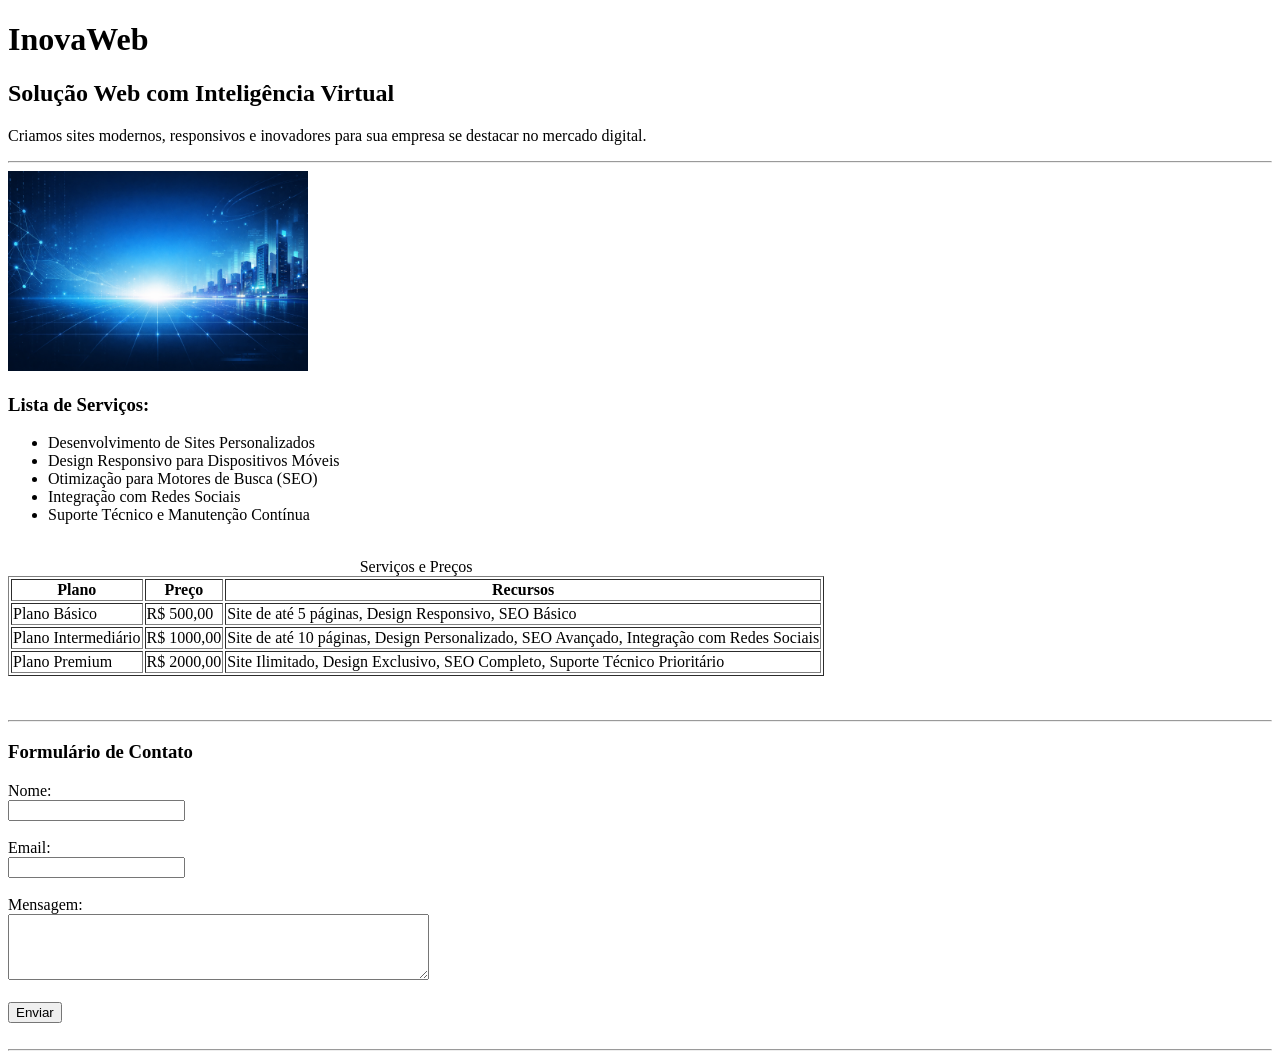
<file: index.html>
<!DOCTYPE html>
<html lang="pt-br">
<head>
    <meta charset="UTF-8">
    <meta name="viewport" content="width=device-width, initial-scale=1.0">
    <title>InovaWeb</title>
</head>
<body>

    <!-- H1 titulo maior -->
    <h1>InovaWeb</h1>
    <!-- H2 titulo menor -->
    <h2>Solução Web com Inteligência Virtual</h2>
    <!-- paragrafo -->
    <p>Criamos sites modernos, responsivos e inovadores para sua empresa se destacar no mercado digital.</p>
               <!--linha-->
               <hr>
                 <img src="./hero_inova_web.png" alt="Banner do Site" width="300">

    <!--lista-->
        <h3>Lista de Serviços:</h3>
        <ul>
            <li>Desenvolvimento de Sites Personalizados</li>
            <li>Design Responsivo para Dispositivos Móveis</li>
            <li>Otimização para Motores de Busca (SEO)</li>
            <li>Integração com Redes Sociais</li>
            <li>Suporte Técnico e Manutenção Contínua</li>
        </ul>

        <br />

        <!--Tabela-->
        <table border="1">
            <caption>Serviços e Preços</caption>
            <thead>
            <tr>
                <th>Plano</th>
                    <th>Preço</th>
                         <th>Recursos</th>
            </tr>
            </thead>
            <tr>
                <td>Plano Básico</td>
                    <td>R$ 500,00</td>
                        <td>Site de até 5 páginas, Design Responsivo, SEO Básico</td>
            </tr>
            <tr>
                <td>Plano Intermediário</td>
                     <td>R$ 1000,00</td>
                        <td>Site de até 10 páginas, Design Personalizado, SEO Avançado, Integração com Redes Sociais</td>
            </tr>
            <tr>
                <td>Plano Premium</td>
                     <td>R$ 2000,00</td>
                         <td>Site Ilimitado, Design Exclusivo, SEO Completo, Suporte Técnico Prioritário</td>
            </tr>
        </table> <br /> <br /> 

        <!--linha-->
            <hr>
            
            <!--FORMULARIO-->
            <h3>Formulário de Contato</h3>
            <form action="enviar_formulario.php" method="post">
                <label for="nome">Nome:</label><br>
                <input type="text" id="nome" name="nome" required><br><br>

                <label for="email">Email:</label><br>
                <input type="email" id="email" name="email" required><br><br>

                <label for="mensagem">Mensagem:</label><br>
                <textarea id="mensagem" name="mensagem" rows="4" cols="50" required></textarea><br><br>

                <input type="submit" value="Enviar">

                <br />  <br /> 
            <hr>
</body>
</html>
</file>
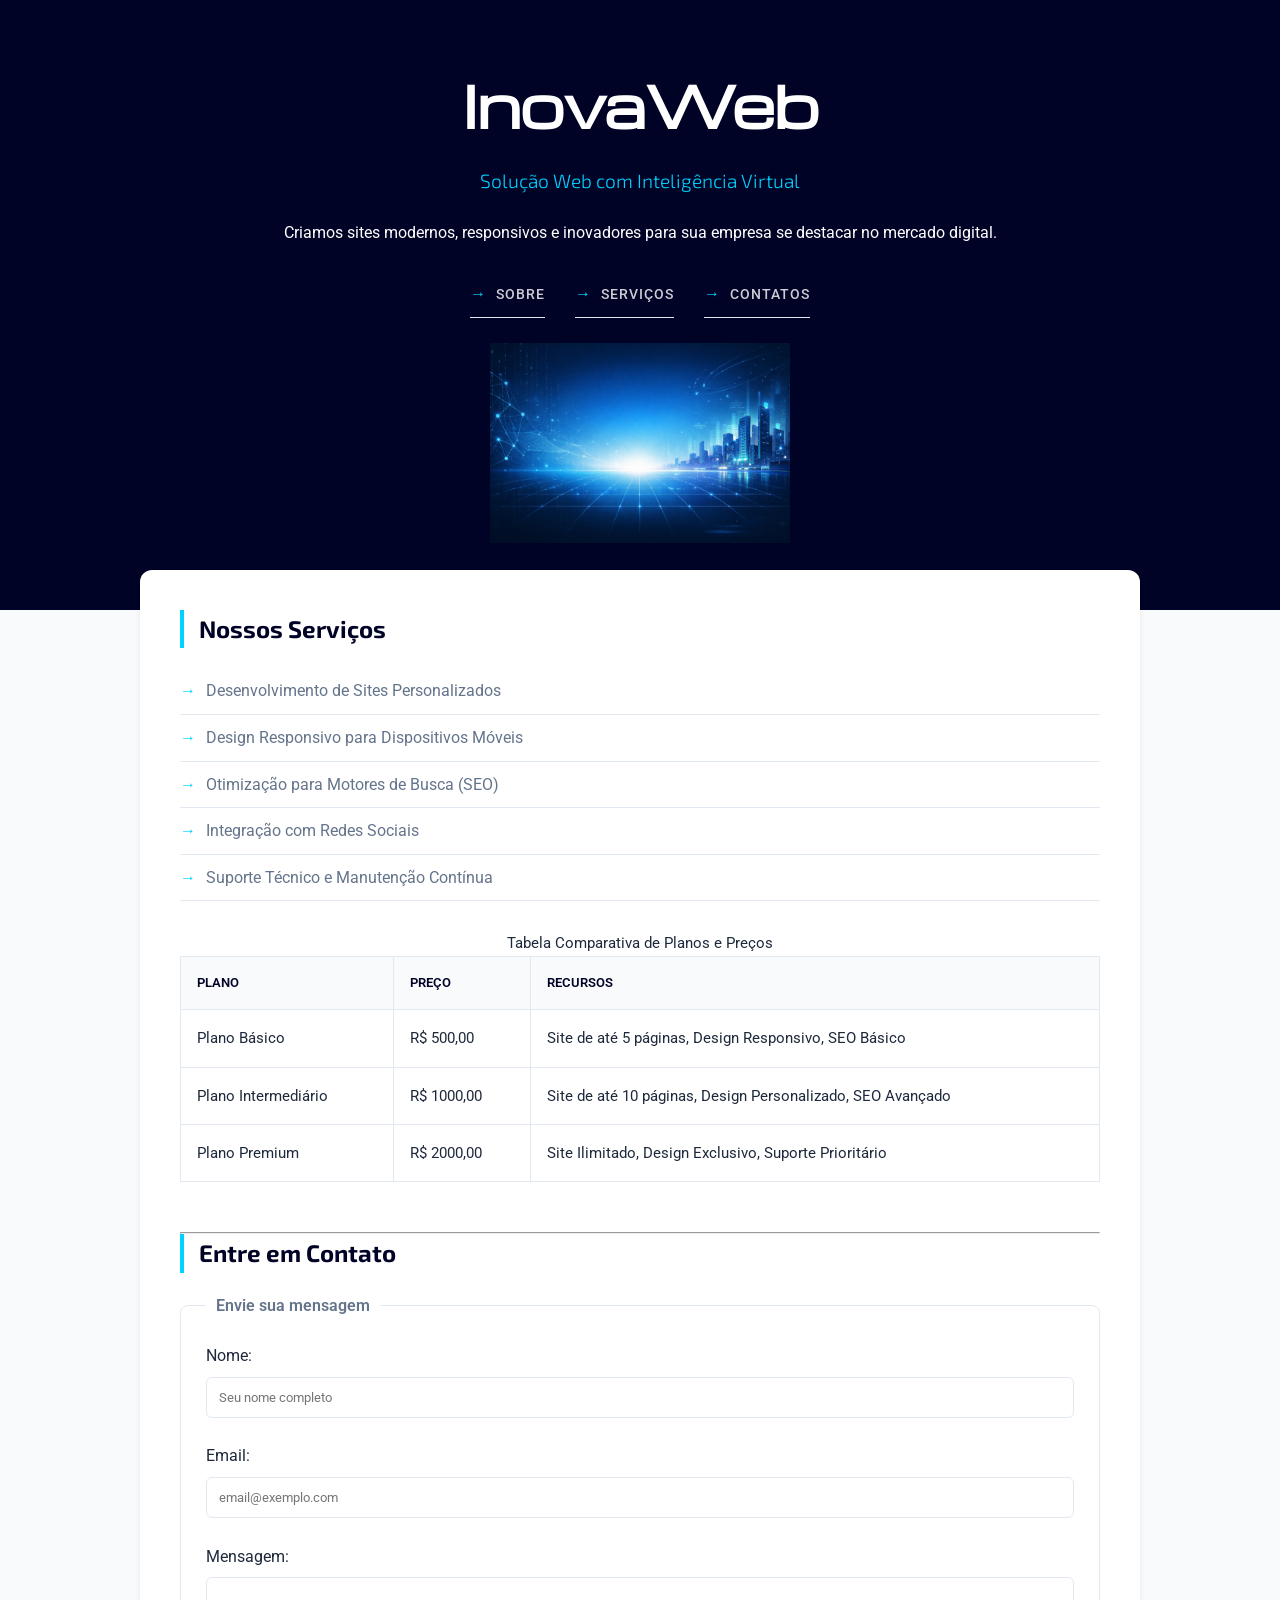
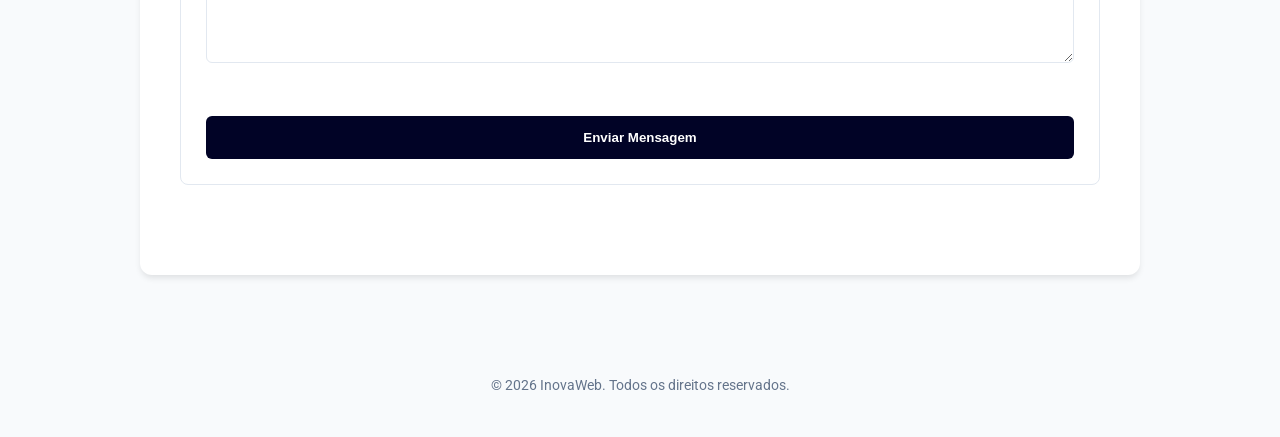
<file: Aula 05/index.html>
<!DOCTYPE html>
<html lang="pt-br">

<head>
    <meta charset="UTF-8">
    <meta name="viewport" content="width=device-width, initial-scale=1.0">
    <link rel="stylesheet" href="css/styles.css" />
    <title>InovaWeb - Soluções com Inteligência Artificial</title>
</head>

<body>

    <header id="header">
        <h1>InovaWeb</h1>
        <h2 class="destaque italico">Solução Web com Inteligência Virtual</h2>
        <p>Criamos sites modernos, responsivos e inovadores para sua empresa se destacar no mercado digital.</p>
        
        <nav aria-label="Navegação principal">
            <ul>
                <li><a href="sobre.html">Sobre</a></li>
                <li><a href="sobre.html">Serviços</a></li>
                <li><a href="sobre.html">Contatos</a></li>

            </ul>
        </nav>
        
        <figure>
            <img src="./hero_inova_web.png" alt="Banner ilustrativo da InovaWeb com elementos tecnológicos" width="300">
        </figure>
    </header>

    <main>
        <section id="servicos">
            <h3>Nossos Serviços</h3>
            <ul>
                <li>Desenvolvimento de Sites Personalizados</li>
                <li>Design Responsivo para Dispositivos Móveis</li>
                <li>Otimização para Motores de Busca (SEO)</li>
                <li>Integração com Redes Sociais</li>
                <li>Suporte Técnico e Manutenção Contínua</li>
            </ul>

            <div class="tabela-precos">
                <table border="1">
                    <caption>Tabela Comparativa de Planos e Preços</caption>
                    <thead>
                        <tr>
                            <th scope="col">Plano</th>
                            <th scope="col">Preço</th>
                            <th scope="col">Recursos</th>
                        </tr>
                    </thead>
                    <tbody>
                        <tr>
                            <td>Plano Básico</td>
                            <td>R$ 500,00</td>
                            <td>Site de até 5 páginas, Design Responsivo, SEO Básico</td>
                        </tr>
                        <tr>
                            <td>Plano Intermediário</td>
                            <td>R$ 1000,00</td>
                            <td>Site de até 10 páginas, Design Personalizado, SEO Avançado</td>
                        </tr>
                        <tr>
                            <td>Plano Premium</td>
                            <td>R$ 2000,00</td>
                            <td>Site Ilimitado, Design Exclusivo, Suporte Prioritário</td>
                        </tr>
                    </tbody>
                </table>
            </div>
        </section>

        <hr>

        <section id="contato">
            <h3>Entre em Contato</h3>
            <form action="enviar_formulario.php" method="post">
                <fieldset>
                    <legend>Envie sua mensagem</legend>
                    
                    <label for="nome">Nome:</label><br>
                    <input type="text" id="nome" name="nome" placeholder="Seu nome completo" required><br><br>

                    <label for="email">Email:</label><br>
                    <input type="email" id="email" name="email" placeholder="email@exemplo.com" required><br><br>

                    <label for="mensagem">Mensagem:</label><br>
                    <textarea id="mensagem" name="mensagem" rows="4" cols="50" required></textarea><br><br>

                    <button type="submit">Enviar Mensagem</button>
                </fieldset>
            </form>
        </section>
    </main>

    <footer>
        <p>&copy; 2026 InovaWeb. Todos os direitos reservados.</p>
    </footer>

</body>
</html>
</file>
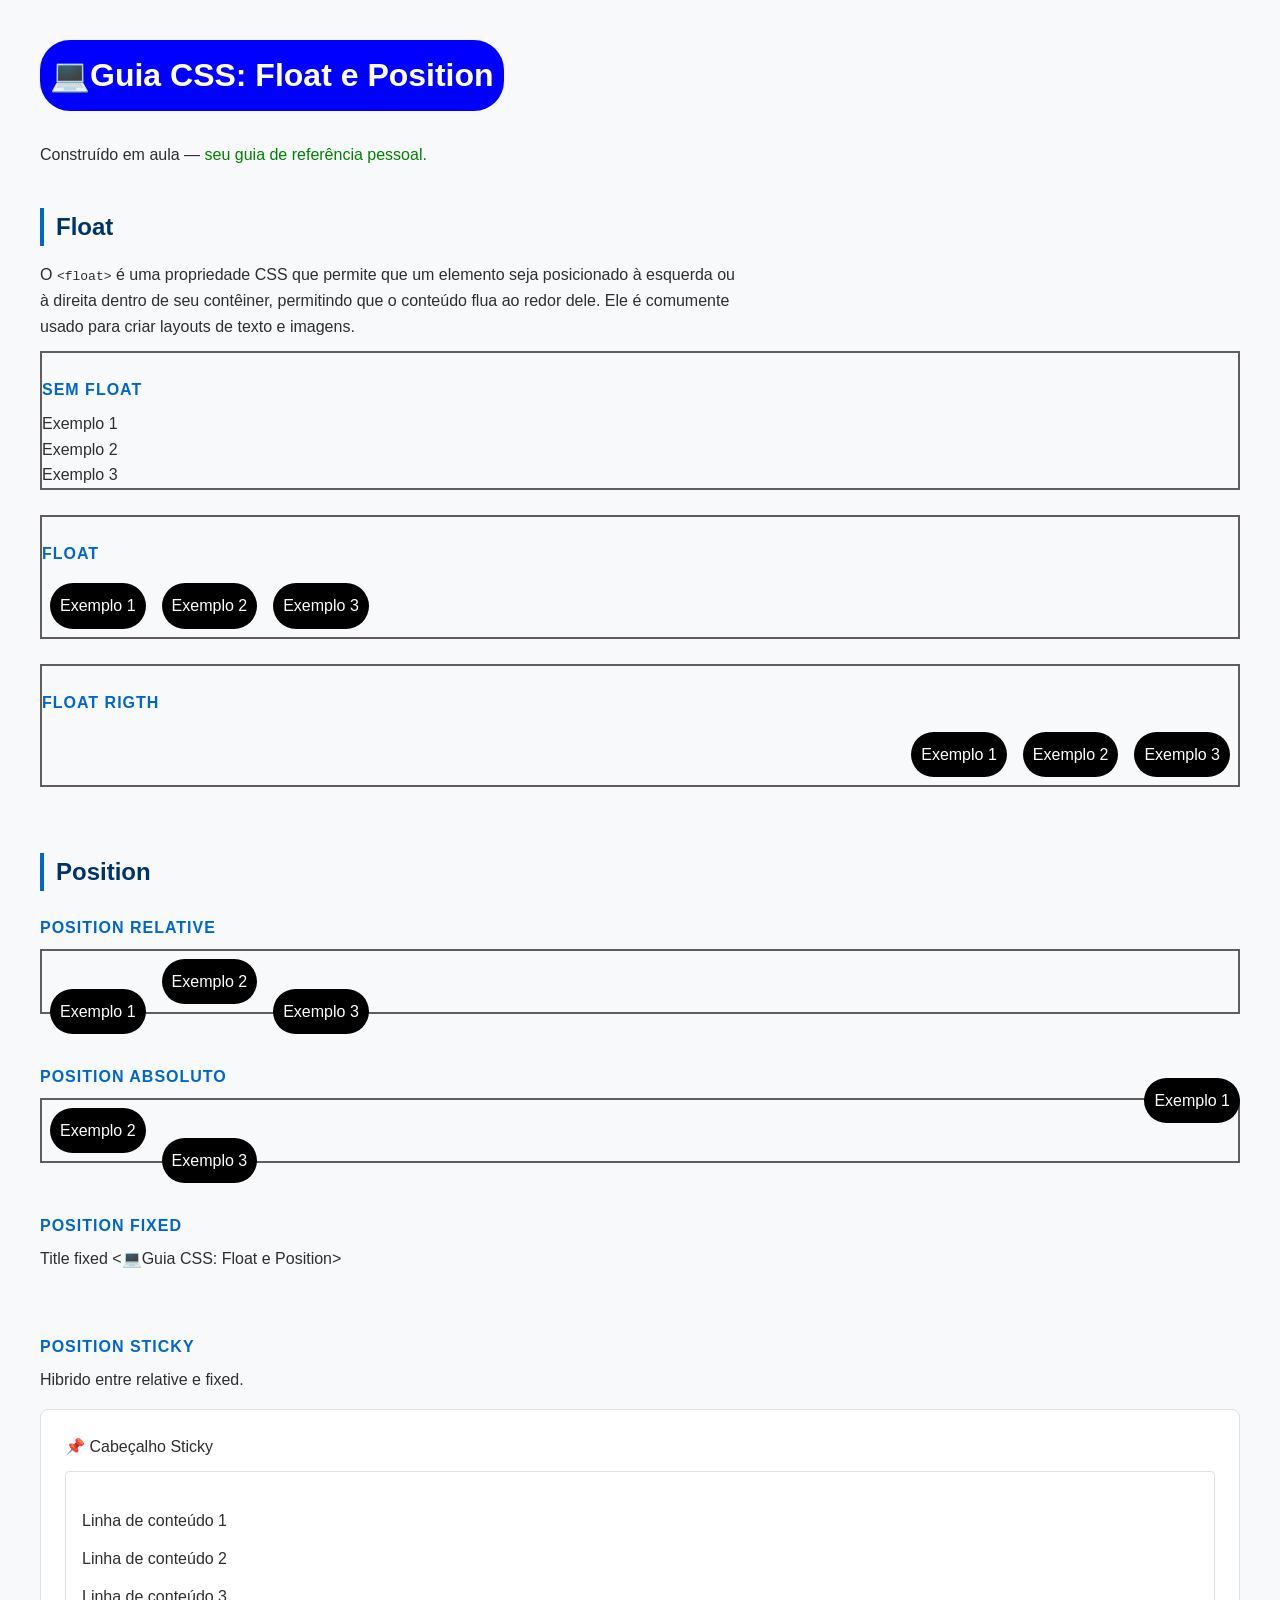
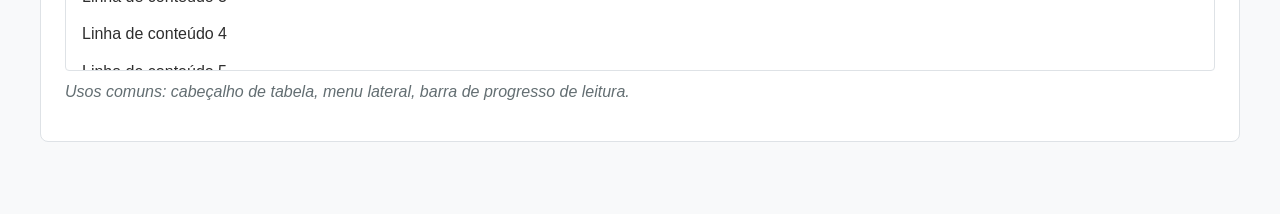
<file: Aula 06/index.html>
<!DOCTYPE html>
<html lang="pt-br">

<head>
    <meta charset="UTF-8">
    <meta name="viewport" content="width=device-width, initial-scale=1.0">
    <link rel="shortcut icon" href="css.webp" type="image/x-icon">
    <title>Guia CSS: Float e Position</title>
    <link rel="stylesheet" href="style.css">
</head>

<body>
    <h1 class="caixatittle" style="position:fixed">💻Guia CSS: Float e Position</h1>
    <br><br><br><br>
    <p>Construído em aula — <span style="color: green">seu guia de referência pessoal.</span></p>

    <h2>Float</h2>

    <p>O <code>&lt;float&gt;</code> é uma propriedade CSS que permite que um elemento seja posicionado à esquerda ou à
        direita
        dentro de seu contêiner, permitindo que o conteúdo flua ao redor dele. Ele é comumente usado para criar layouts
        de texto e imagens.</p>

    <div class="clearfix" style="border: 2px solid rgb(99, 92, 92)">
        <h3>SEM FLOAT</h3>
        <div>Exemplo 1</div>
        <div>Exemplo 2</div>
        <div>Exemplo 3</div>
    </div>

    <br>

    <div class="clearfix" style="border: 2px solid rgb(99, 92, 92)">
        <h3>FLOAT</h3>
        <div class="caixa">Exemplo 1</div>
        <div class="caixa">Exemplo 2</div>
        <div class="caixa">Exemplo 3</div>
    </div>

    <br>

    <div class="clearfix" style="border: 2px solid rgb(99, 92, 92)">
        <h3>Float Rigth</h3>
        <div class="caixarigth">Exemplo 3</div>
        <div class="caixarigth">Exemplo 2</div>
        <div class="caixarigth">Exemplo 1</div>
    </div>

    <br>

    <h2>Position</h2>
    <h3>Position relative</h3>
    <div class="clearfix" style="border: 2px solid rgb(99, 92, 92)">
        <div class="caixa" style="position: relative; top: 30px">Exemplo 1</div>
        <div class="caixa">Exemplo 2</div>
        <div class="caixa" style="position: relative; top: 30px">Exemplo 3</div>
    </div>

    <br>

    <h3>Position Absoluto</h3>
    <div class="clearfix" style="border: 2px solid rgb(99, 92, 92); position: relative;">
        <div class="caixa" style="position: absolute; top: -30px; right: -10px">Exemplo 1</div>
        <div class="caixa">Exemplo 2</div>
        <div class="caixa" style="position: relative; top: 30px">Exemplo 3</div>
    </div>

    <br>

    <h3>Position Fixed</h3>
    <p> Title fixed &lt;💻Guia CSS: Float e Position&gt;</p>

    <br>

    <h3>Position Sticky</h3>
    <p>Hibrido entre relative e fixed.</p>

    <!--POSITION: STICKY-->

    <div class="exemplo">
        <p style="margin-bottom: 12px">
            📌 Cabeçalho Sticky
        </p>
        <div style="
            height: 200px;
            overflow-y: scroll;
            border: 1px solid #dee2e6;
            border-radius: 4px;
          ">
            <div style="
        position: sticky;
        top: 0;
        background-color: 0066cc;
        color: white;
        padding: 10px 16px;
        font-weight: bold;">
        </div>
            <div style="padding: 16px">
                <p>Linha de conteúdo 1</p>
                <p>Linha de conteúdo 2</p>
                <p>Linha de conteúdo 3</p>
                <p>Linha de conteúdo 4</p>
                <p>Linha de conteúdo 5</p>
                <p>Linha de conteúdo 6</p>
                <p>Linha de conteúdo 7</p>
                <p>Linha de conteúdo 8</p>

            </div>
        </div>
        <p style="margin-top: 8px; font-style: italic; color: #636e72">
            Usos comuns: cabeçalho de tabela, menu lateral, barra de progresso de
            leitura.
        </p>
    </div>


</body>

</html>
</file>
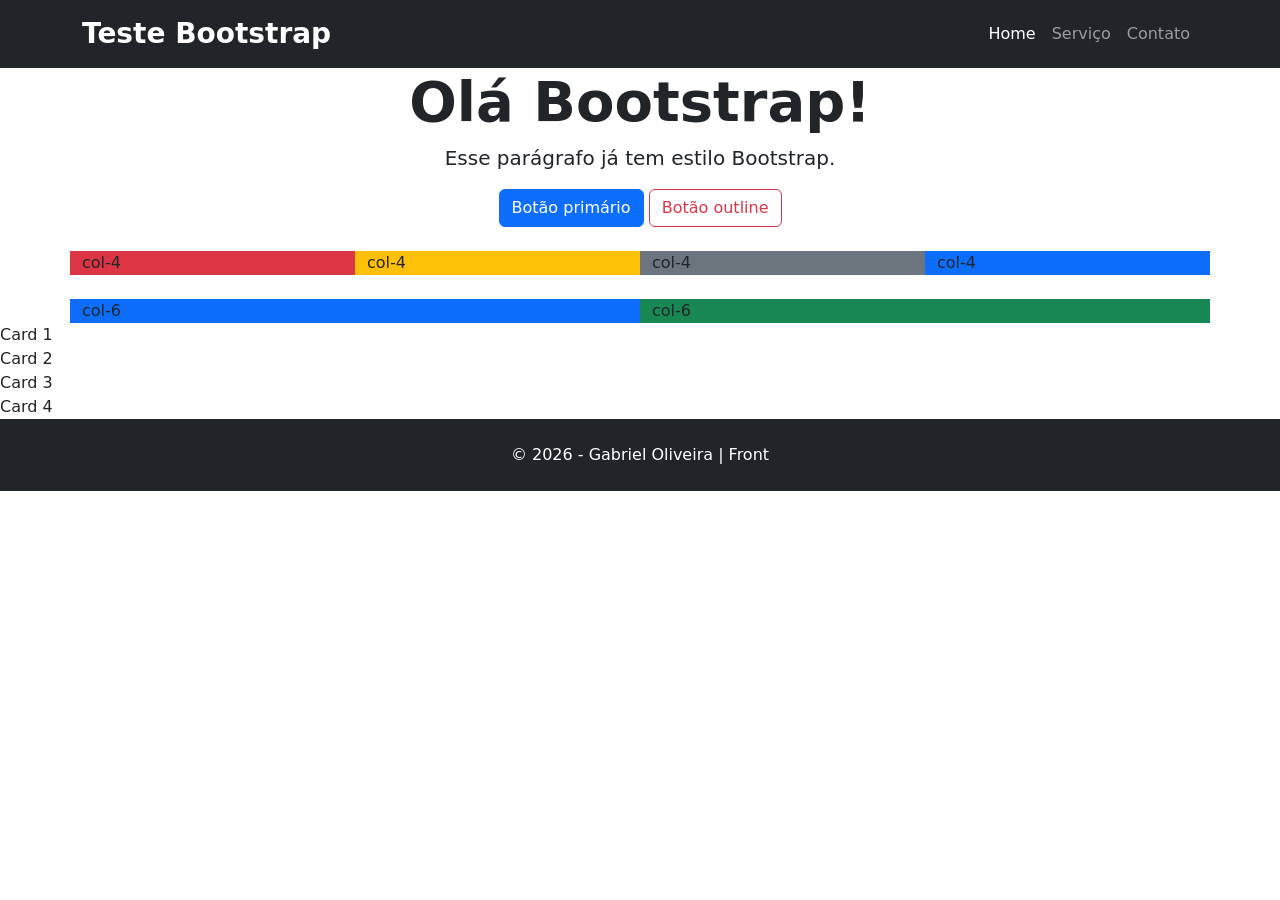
<file: Aula 07/index.html>
<!-- INTRODUÇÃO AO BOOTSTRAP -->

<!DOCTYPE html>
<html lang="pt-br">

<head>
  <meta charset="UTF-8">
  <meta name="viewport" content="width=device-width, initial-scale=1.0">
  <link href="https://cdn.jsdelivr.net/npm/bootstrap@5.3.8/dist/css/bootstrap.min.css" rel="stylesheet"
    integrity="sha384-sRIl4kxILFvY47J16cr9ZwB07vP4J8+LH7qKQnuqkuIAvNWLzeN8tE5YBujZqJLB" crossorigin="anonymous">
  <title>Teste Bootstrap</title>

</head>
<body mt-4>
  
</body>
<nav class="navbar navbar-expand-lg navbar-dark bg-dark">
  <div class="container">
    <a class="navbar-brand fw-bold fs-3" href="#">Teste Bootstrap</a>
    <button class="navbar-toggler" type="button" data-bs-toggle="collapse" data-bs-target="#navbarNav">
      <span class="navbar-toggler-icon"></span>
    </button>
    <div class="collapse navbar-collapse" id="navbarNav">
      <ul class="navbar-nav ms-auto">
        <li class="nav-item"><a class="nav-link active" href="#">Home</a></li>
        <li class="nav-item"><a class="nav-link" href="#">Serviço</a></li>
        <li class="nav-item"><a class="nav-link" href="#">Contato</a></li>
      </ul>
    </div>
  </div>
</nav>

<header class="hero-section text-center">
  <div class="container">
    <h1 class="display-4 fw-bold">Olá Bootstrap!</h1>
    <p class="lead">Esse parágrafo já tem estilo Bootstrap.</p>
    <button class="btn btn-primary">Botão primário</button>
    <button class="btn btn-outline-danger">Botão outline</button>
  </div>
</header>

<div class="container mt-4">
  <div class="row">
    <div class="col-12 col-md-6 col-lg-3 bg-danger">col-4</div>
    <div class="col-12 col-md-6 col-lg-3 bg-warning">col-4</div>
    <div class="col-12 col-md-6 col-lg-3 bg-secondary">col-4</div>
    <div class="col-12 col-md-6 col-lg-3 bg-primary">col-4</div>
  </div>
</div>

<!-- Grid System -->
<!--mt = topo-->
<!--ms = margem esquerda-->
<!-- row = linha | col = coluna -->
<div class="container mt-4">
  <div class="row">
    <div class="col-6 bg-primary">col-6</div>
    <div class="col-6 bg-success">col-6</div>
  </div>
</div>
<div>

  <!-- Mobile: coluna única | Tablet: 2 col | Desktop: 4 col -->
  <div class="container">
    <div class="row"></div>
  </div>
  <div>Card 1</div>
  <div>Card 2</div>
  <div>Card 3</div>
  <div>Card 4</div>
</div>
</div>

<footer class="bg-dark text-white text-center py-4">
  <div class="container">
    <p class="mb-0">&copy; 2026 - Gabriel Oliveira | Front</p>
  </div>
</footer>

<script src="https://cdn.jsdelivr.net/npm/bootstrap@5.3.8/dist/js/bootstrap.bundle.min.js"
  integrity="sha384-FKyoEForCGlyvwx9Hj09JcYn3nv7wiPVlz7YYwJrWVcXK/BmnVDxM+D2scQbITxI" crossorigin="anonymous"></script>
</body>

</html>
</file>
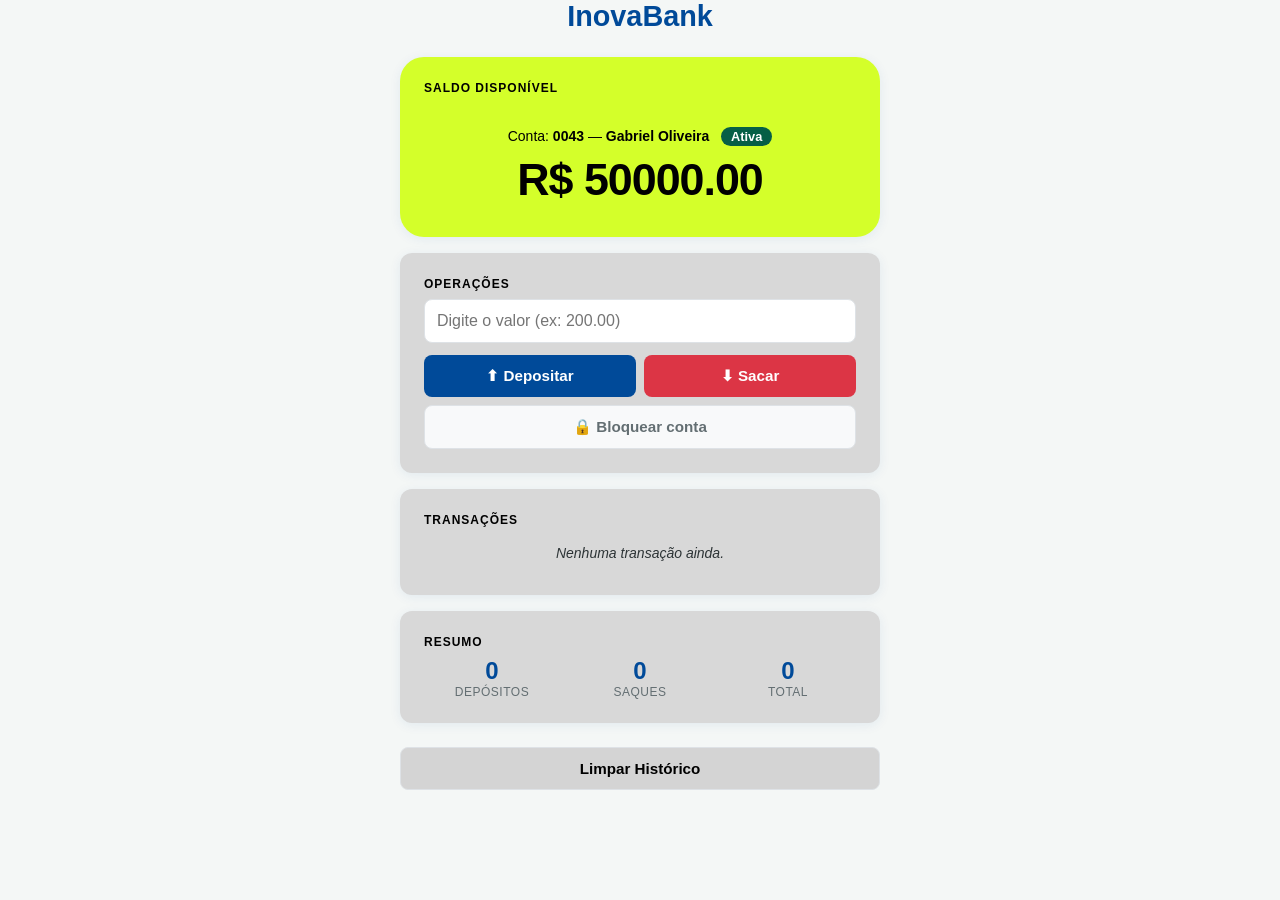
<file: Aula 11/index.html>
<html lang="pt-br">

<head>
  <meta charset="UTF-8">
  <meta name="viewport" content="width=device-width, initial-scale=1.0">
  <title>InovaBank</title>
  <link rel="stylesheet" href="style.css">
  <link rel='stylesheet' href='https://cdn-uicons.flaticon.com/uicons-regular-rounded/css/uicons-regular-rounded.css'>

<body>
  <h1>InovaBank</h1>

  <div class="container">

    <!-- ── Card de Saldo ──────────────────────────────────── -->
    <div class="card">
      <h2>Saldo disponível</h2>

            <button id="btn-olho" onclick="toggleSaldo()">
        <i id="icone-olho" class="fi fi-rr-eye"></i>
      </button>


      <p class="info-conta">
        Conta: <strong id="numero-conta">0043</strong> —
        <strong id="titular">Gabriel Oliveira</strong> &nbsp;
                <!--
          id="status-conta" → vamos alternar as classes
          .status-ativa e .status-bloqueada via classList
          quando bloquearConta() for chamada.
        -->

        <span id="status-conta" class="status-ativa">Ativa</span>
      <!--
        DOM — LEITURA E ESCRITA DE TEXTO
        ─────────────────────────────────
        id="saldo" → vamos selecionar com querySelector('#saldo')
        e atualizar com .textContent toda vez que o saldo mudar.
        É o equivalente visual do console.log do saldo.
      -->
      <div id="saldo">R$ 50000.00</div>
      </p>
    </div>

    <!-- ── Card de Operações ──────────────────────────────── -->
    <div class="card">
      <h2>Operações</h2>
      <!--
        DOM — LENDO VALOR DE INPUT
        ───────────────────────────
        id="campo-valor" → dentro dos eventos de clique,
        vamos ler o valor digitado com:
          const valor = Number(document.querySelector('#campo-valor').value)
        Equivale ao parâmetro que antes passávamos direto: depositar(500)
      -->
      <input type="number" id="campo-valor" placeholder="Digite o valor (ex: 200.00)" min="0" step="0.01">

      <div class="botoes">
        <!--
          DOM — EVENTOS DE CLIQUE
          ────────────────────────
          Esses botões vão receber addEventListener('click', ...)
          que chama depositar() e sacar() com o valor do input.
          No banco.js original chamávamos direto: depositar(500)
          Agora o valor vem do campo digitado pelo usuário.
        -->
        <button id="btn-depositar">⬆ Depositar</button>
        <button id="btn-sacar">⬇ Sacar</button>
      </div>

      <!--
        DOM — EXIBINDO FEEDBACK NA TELA
        ────────────────────────────────
        id="mensagem" → substitui os console.log de sucesso e erro.
        Vamos mostrar/esconder esse elemento e trocar seu texto
        e classe (msg-sucesso / msg-erro) conforme o resultado.
      -->
      <div id="mensagem"></div>

      <button id="btn-bloquear">🔒 Bloquear conta</button>
    </div>

    <!-- ── Card de Histórico ──────────────────────────────── -->
    <div class="card">
      <h2>Transações</h2>
      <!--
        DOM — CRIANDO ELEMENTOS DINAMICAMENTE
        ───────────────────────────────────────
        id="lista-historico" → cada vez que historico.push() for chamado
        no banco.js, também vamos criar um <li> com createElement
        e adicioná-lo aqui com appendChild ou insertBefore.
        Equivale ao console.log do histórico.
      -->
      <ul id="lista-historico">
        <li class="historico-vazio">Nenhuma transação ainda.</li>
      </ul>

    </div>

    <!-- ── Card de Resumo ─────────────────────────────────── -->
    <div class="card">
      <h2>Resumo</h2>
      <!--
        DOM — ATUALIZANDO MÚLTIPLOS ELEMENTOS
        ───────────────────────────────────────
        Cada contador do verResumo() tem um elemento correspondente.
        Em vez de console.log, vamos atualizar o textContent de cada um.
      -->
      <div class="resumo-grid">
        <div class="resumo-item">
          <span id="total-depositos">0</span>
          <span>Depósitos</span>
        </div>
        <div class="resumo-item">
          <span id="total-saques">0</span>
          <span>Saques</span>
        </div>
        <div class="resumo-item">
          <span id="total-transacoes">0</span>
          <span>Total</span>
        </div>
      </div>
    </div>

    <button id="btnlimpar">Limpar Histórico</button>
  </div>
  </div>


  <script src="banco.js"></script>

</body>

</html>
</file>
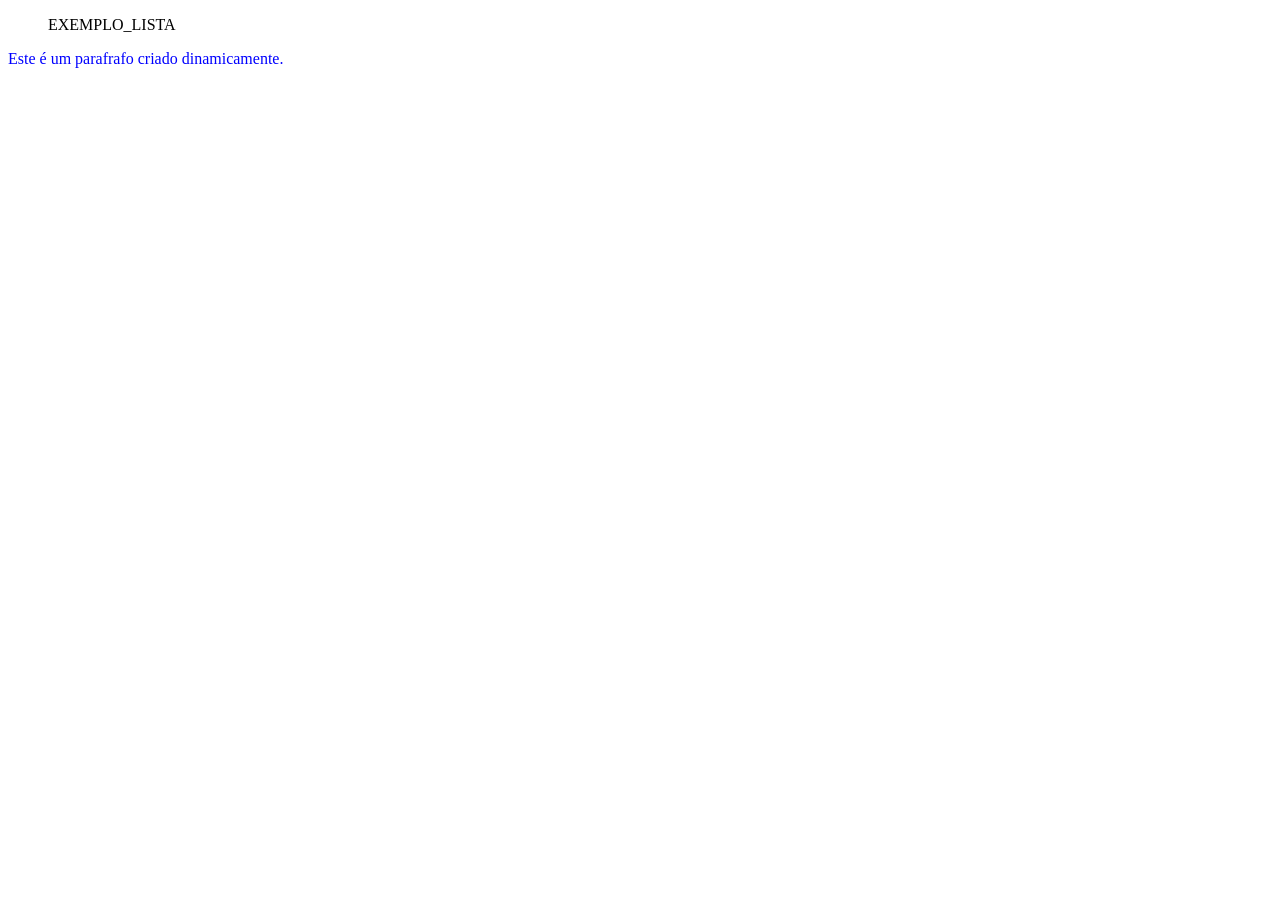
<file: Aula 12/index.html>
<!DOCTYPE html>
<html lang="pt-br">
<head>
    <meta charset="UTF-8">
    <meta name="viewport" content="width=device-width, initial-scale=1.0">
    <title>Document</title>
</head>
<body>
    <ul>EXEMPLO_LISTA</ul>
        <script>
            const paragrafo = document.createElement('p')
            paragrafo.textContent = 'Este é um parafrafo criado dinamicamente.'
            paragrafo.style.color = 'blue'
            document.body.appendChild(paragrafo)

            const item =document.createElement('li')
            item.textContent = 'Este é um item de lista criado dinamicamente.'
            document.getElementById('EXEMPLO_LISTA').appendChild(item)
        </script>
</body>
</html>
</file>
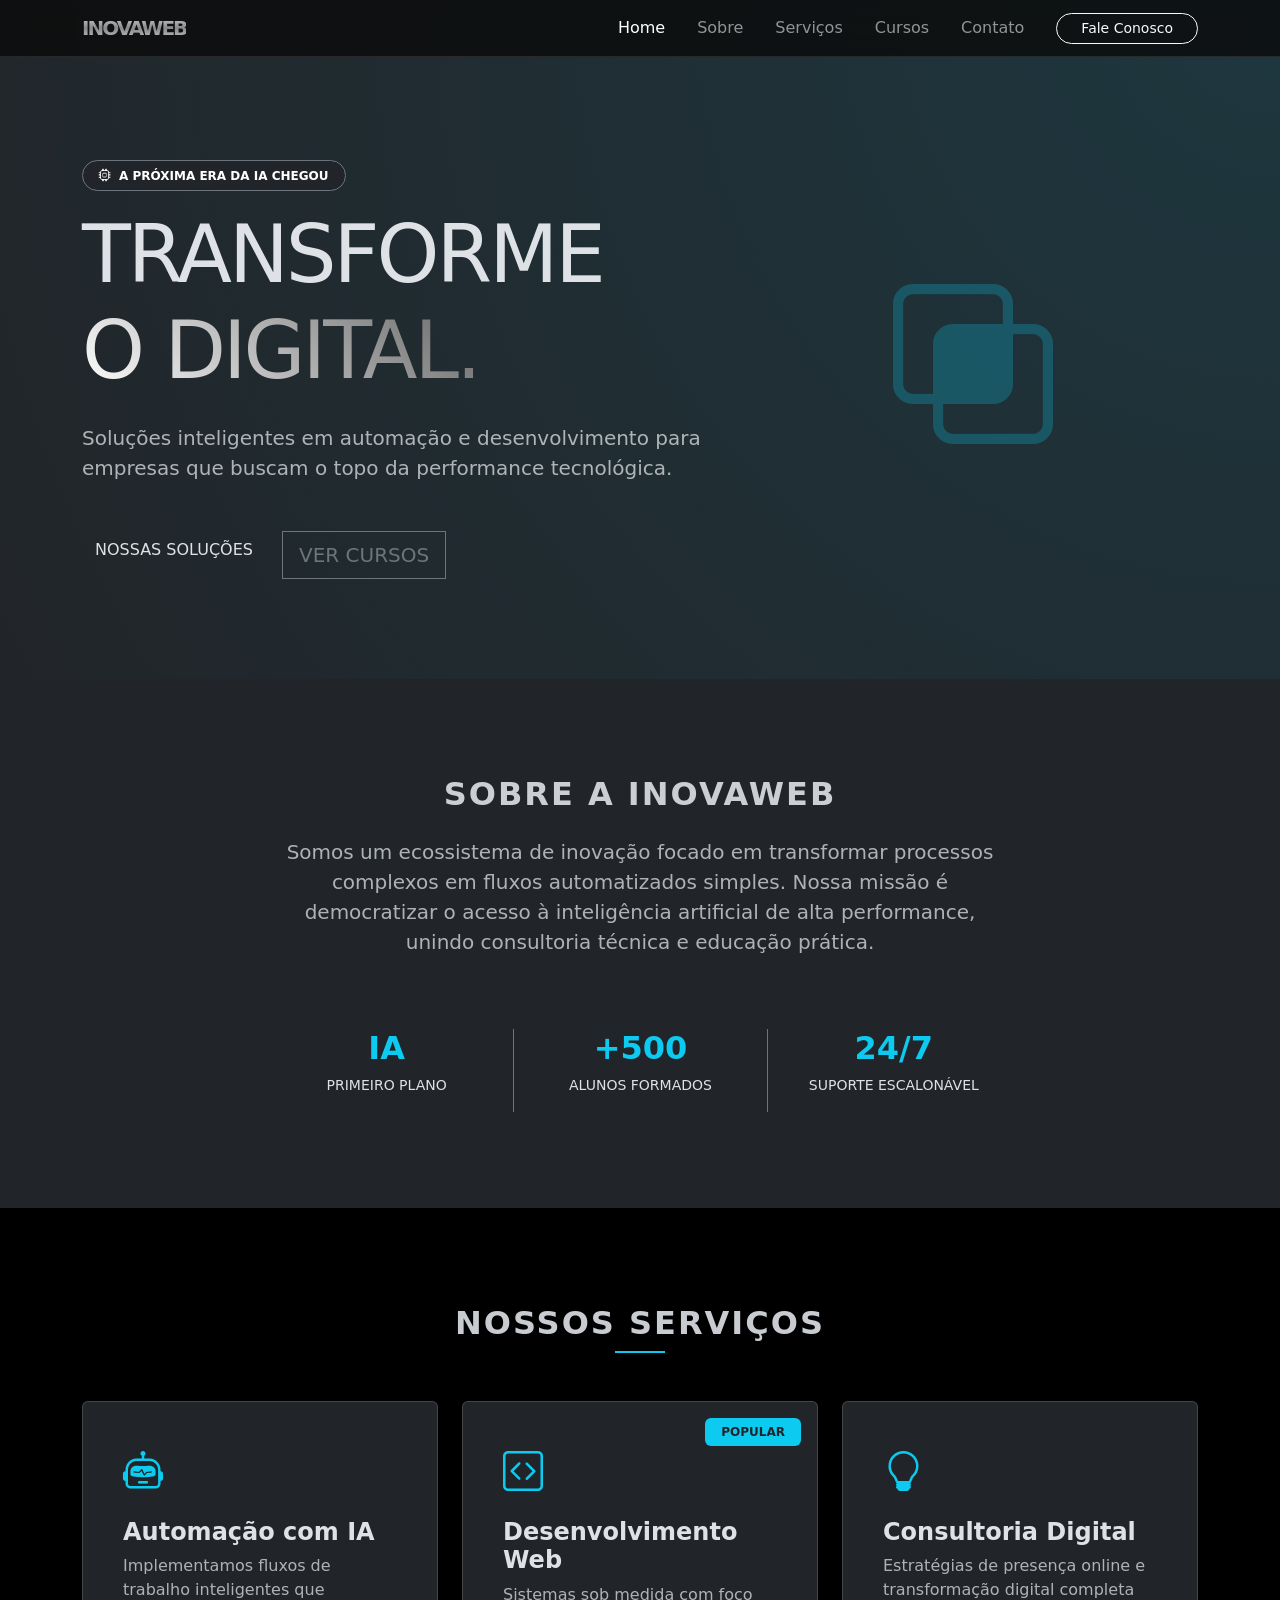
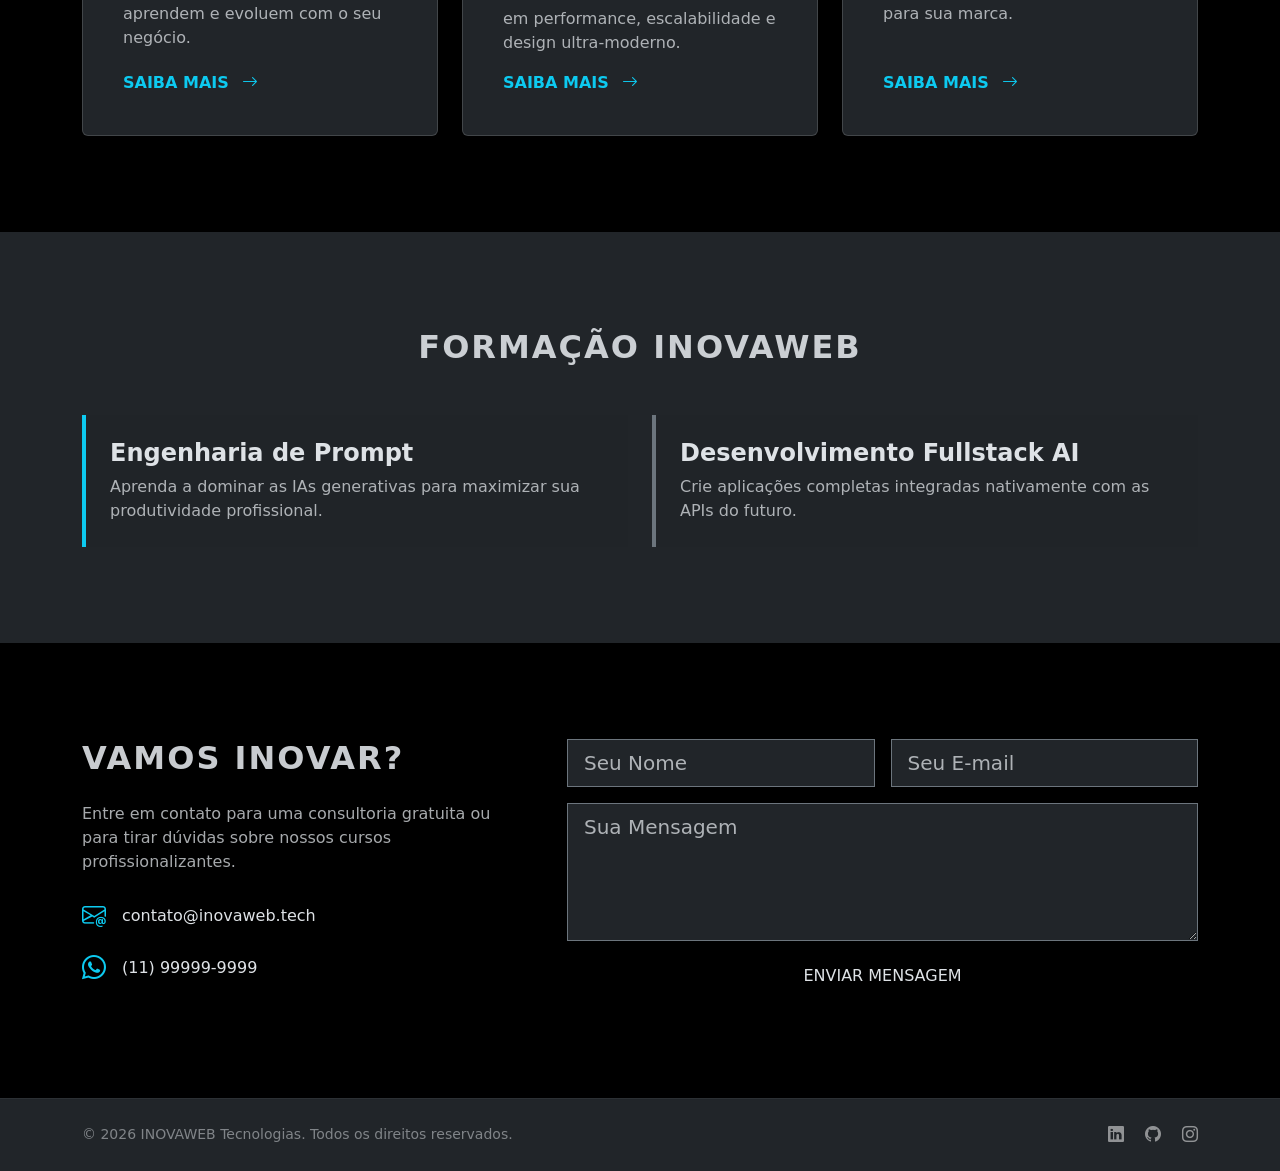
<file: InovaWeb/index.html>
<!DOCTYPE html>
<html lang="pt-br" data-bs-theme="dark">

<head>
    <meta charset="UTF-8">
    <meta name="viewport" content="width=device-width, initial-scale=1.0">
    <link rel="stylesheet" href="style.css">
    <link rel="shortcut icon" href="FAVICON/ICON.png" type="image/x-icon">
    <title>InovaWeb | Inovação e Inteligência Artificial</title>
    
    <!-- Bootstrap 5 CSS -->
    <link href="https://cdn.jsdelivr.net/npm/bootstrap@5.3.3/dist/css/bootstrap.min.css" rel="stylesheet">
    <!-- Bootstrap Icons -->
    <link rel="stylesheet" href="https://cdn.jsdelivr.net/npm/bootstrap-icons@1.11.3/font/bootstrap-icons.min.css">
    <!-- Google Fonts -->
    <link href="https://fonts.googleapis.com/css2?family=Inter:wght@300;400;700;900&display=swap" rel="stylesheet">

</head>

<body>

    <!-- 1. Navegação Responsiva -->
    <nav class="navbar navbar-expand-lg navbar-dark fixed-top glass-nav">
        <div class="container">
            <a class="navbar-brand" href="#">INOVAWEB</a>
            <button class="navbar-toggler border-0" type="button" data-bs-toggle="collapse" data-bs-target="#navbarNav">
                <span class="navbar-toggler-icon"></span>
            </button>
            <div class="collapse navbar-collapse" id="navbarNav">
                <ul class="navbar-nav ms-auto align-items-center">
                    <li class="nav-item"><a class="nav-link px-3 active" href="#home">Home</a></li>
                    <li class="nav-item"><a class="nav-link px-3" href="#sobre">Sobre</a></li>
                    <li class="nav-item"><a class="nav-link px-3" href="#servicos">Serviços</a></li>
                    <li class="nav-item"><a class="nav-link px-3" href="#cursos">Cursos</a></li>
                    <li class="nav-item me-lg-3"><a class="nav-link px-3" href="#contato">Contato</a></li>
                    <li class="nav-item">
                        <a href="#contato" class="btn btn-outline-light btn-sm px-4 rounded-pill">Fale Conosco</a>
                    </li>
                </ul>
            </div>
        </div>
    </nav>

    <!-- 2. Seção Hero (Jumbotron com Grid) -->
    <header id="home" class="hero-section">
        <div class="container">
            <div class="row align-items-center text-center text-lg-start">
                <div class="col-lg-7">
                    <span class="badge rounded-pill bg-dark border border-secondary mb-3 px-3 py-2">
                        <i class="bi bi-cpu me-2"></i>A PRÓXIMA ERA DA IA CHEGOU
                    </span>
                    <h1 class="display-hero display-1 mb-4">TRANSFORME <br> <span class="text-gradient">O DIGITAL.</span></h1>
                    <p class="lead mb-5 opacity-75">Soluções inteligentes em automação e desenvolvimento para empresas que buscam o topo da performance tecnológica.</p>
                    <div class="d-flex flex-column flex-md-row gap-3 justify-content-center justify-content-lg-start">
                        <a href="#servicos" class="btn btn-glow text-uppercase">Nossas Soluções</a>
                        <a href="#cursos" class="btn btn-outline-secondary btn-lg rounded-0 text-uppercase">Ver Cursos</a>
                    </div>
                </div>
                <div class="col-lg-5 d-none d-lg-block">
                    <!-- Elemento visual representativo -->
                    <div class="p-5 text-center">
                        <i class="bi bi-intersect display-1 opacity-25 text-info" style="font-size: 10rem;"></i>
                    </div>
                </div>
            </div>
        </div>
    </header>

    <!-- 3. Sobre a Empresa -->
    <section id="sobre" class="py-5">
        <div class="container py-5">
            <div class="row justify-content-center text-center">
                <div class="col-lg-8">
                    <h2 class="section-title mb-4">SOBRE A INOVAWEB</h2>
                    <p class="fs-5 opacity-75">
                        Somos um ecossistema de inovação focado em transformar processos complexos em fluxos automatizados simples. 
                        Nossa missão é democratizar o acesso à inteligência artificial de alta performance, unindo consultoria técnica e educação prática.
                    </p>
                    <div class="row mt-5 g-4">
                        <div class="col-md-4">
                            <h4 class="h2 fw-bold text-info">IA</h4>
                            <p class="small text-uppercase">Primeiro Plano</p>
                        </div>
                        <div class="col-md-4 border-start border-secondary">
                            <h4 class="h2 fw-bold text-info">+500</h4>
                            <p class="small text-uppercase">Alunos Formados</p>
                        </div>
                        <div class="col-md-4 border-start border-secondary">
                            <h4 class="h2 fw-bold text-info">24/7</h4>
                            <p class="small text-uppercase">Suporte Escalonável</p>
                        </div>
                    </div>
                </div>
            </div>
        </div>
    </section>

    <!-- 4. Serviços (Cards em Grid) -->
    <section id="servicos" class="py-5 bg-black">
        <div class="container py-5">
            <div class="text-center mb-5">
                <h2 class="section-title">NOSSOS SERVIÇOS</h2>
                <div class="mx-auto bg-info mt-2" style="height: 2px; width: 50px;"></div>
            </div>
            
            <div class="row g-4">
                <!-- Card 1 -->
                <div class="col-12 col-md-6 col-lg-4">
                    <div class="card h-100 custom-card p-4">
                        <div class="card-body d-flex flex-column">
                            <i class="bi bi-robot fs-1 text-info mb-3"></i>
                            <h3 class="h4 card-title fw-bold">Automação com IA</h3>
                            <p class="card-text opacity-75">Implementamos fluxos de trabalho inteligentes que aprendem e evoluem com o seu negócio.</p>
                            <a href="#" class="mt-auto text-decoration-none text-info fw-bold">SAIBA MAIS <i class="bi bi-arrow-right ms-2"></i></a>
                        </div>
                    </div>
                </div>
                <!-- Card 2 (Badge Popular) -->
                <div class="col-12 col-md-6 col-lg-4">
                    <div class="card h-100 custom-card p-4 position-relative overflow-hidden">
                        <span class="badge bg-info text-dark position-absolute top-0 end-0 m-3 px-3 py-2">POPULAR</span>
                        <div class="card-body d-flex flex-column">
                            <i class="bi bi-code-square fs-1 text-info mb-3"></i>
                            <h3 class="h4 card-title fw-bold">Desenvolvimento Web</h3>
                            <p class="card-text opacity-75">Sistemas sob medida com foco em performance, escalabilidade e design ultra-moderno.</p>
                            <a href="#" class="mt-auto text-decoration-none text-info fw-bold">SAIBA MAIS <i class="bi bi-arrow-right ms-2"></i></a>
                        </div>
                    </div>
                </div>
                <!-- Card 3 -->
                <div class="col-12 col-md-6 col-lg-4 mx-auto">
                    <div class="card h-100 custom-card p-4">
                        <div class="card-body d-flex flex-column">
                            <i class="bi bi-lightbulb fs-1 text-info mb-3"></i>
                            <h3 class="h4 card-title fw-bold">Consultoria Digital</h3>
                            <p class="card-text opacity-75">Estratégias de presença online e transformação digital completa para sua marca.</p>
                            <a href="#" class="mt-auto text-decoration-none text-info fw-bold">SAIBA MAIS <i class="bi bi-arrow-right ms-2"></i></a>
                        </div>
                    </div>
                </div>
            </div>
        </div>
    </section>

    <!-- 5. Cursos -->
    <section id="cursos" class="py-5">
        <div class="container py-5">
            <h2 class="section-title text-center mb-5">FORMAÇÃO INOVAWEB</h2>
            <div class="row g-4 align-items-center">
                <div class="col-md-6">
                    <div class="p-4 border-start border-info border-4 bg-dark bg-opacity-50">
                        <h4 class="fw-bold">Engenharia de Prompt</h4>
                        <p class="mb-0 opacity-75">Aprenda a dominar as IAs generativas para maximizar sua produtividade profissional.</p>
                    </div>
                </div>
                <div class="col-md-6">
                    <div class="p-4 border-start border-secondary border-4 bg-dark bg-opacity-50">
                        <h4 class="fw-bold">Desenvolvimento Fullstack AI</h4>
                        <p class="mb-0 opacity-75">Crie aplicações completas integradas nativamente com as APIs do futuro.</p>
                    </div>
                </div>
            </div>
        </div>
    </section>

    <!-- 6. Contato -->
    <section id="contato" class="py-5 bg-black">
        <div class="container py-5">
            <div class="row g-5">
                <div class="col-lg-5">
                    <h2 class="section-title mb-4">VAMOS INOVAR?</h2>
                    <p class="opacity-75 mb-4">Entre em contato para uma consultoria gratuita ou para tirar dúvidas sobre nossos cursos profissionalizantes.</p>
                    <div class="d-flex align-items-center mb-3">
                        <i class="bi bi-envelope-at fs-4 me-3 text-info"></i>
                        <span>contato@inovaweb.tech</span>
                    </div>
                    <div class="d-flex align-items-center mb-3">
                        <i class="bi bi-whatsapp fs-4 me-3 text-info"></i>
                        <span>(11) 99999-9999</span>
                    </div>
                </div>
                <div class="col-lg-7">
                    <form class="row g-3">
                        <div class="col-md-6">
                            <input type="text" class="form-control form-control-lg bg-dark border-secondary rounded-0 text-white" placeholder="Seu Nome" required>
                        </div>
                        <div class="col-md-6">
                            <input type="email" class="form-control form-control-lg bg-dark border-secondary rounded-0 text-white" placeholder="Seu E-mail" required>
                        </div>
                        <div class="col-12">
                            <textarea class="form-control form-control-lg bg-dark border-secondary rounded-0 text-white" rows="4" placeholder="Sua Mensagem" required></textarea>
                        </div>
                        <div class="col-12">
                            <button type="submit" class="btn btn-glow w-100 text-uppercase">Enviar Mensagem</button>
                        </div>
                    </form>
                </div>
            </div>
        </div>
    </section>

    <!-- 7. Rodapé Simples -->
    <footer class="py-4 bg-dark">
        <div class="container">
            <div class="row align-items-center">
                <div class="col-md-6 text-center text-md-start mb-3 mb-md-0">
                    <p class="small mb-0 opacity-50">&copy; 2026 INOVAWEB Tecnologias. Todos os direitos reservados.</p>
                </div>
                <div class="col-md-6 text-center text-md-end">
                    <a href="#" class="text-white me-3 opacity-50 hover-opacity-100"><i class="bi bi-linkedin"></i></a>
                    <a href="#" class="text-white me-3 opacity-50"><i class="bi bi-github"></i></a>
                    <a href="#" class="text-white opacity-50"><i class="bi bi-instagram"></i></a>
                </div>
            </div>
        </div>
    </footer>

    <!-- Bootstrap 5 JS Bundle -->
    <script src="https://cdn.jsdelivr.net/npm/bootstrap@5.3.3/dist/js/bootstrap.bundle.min.js"></script>
</body>

</html>
</file>
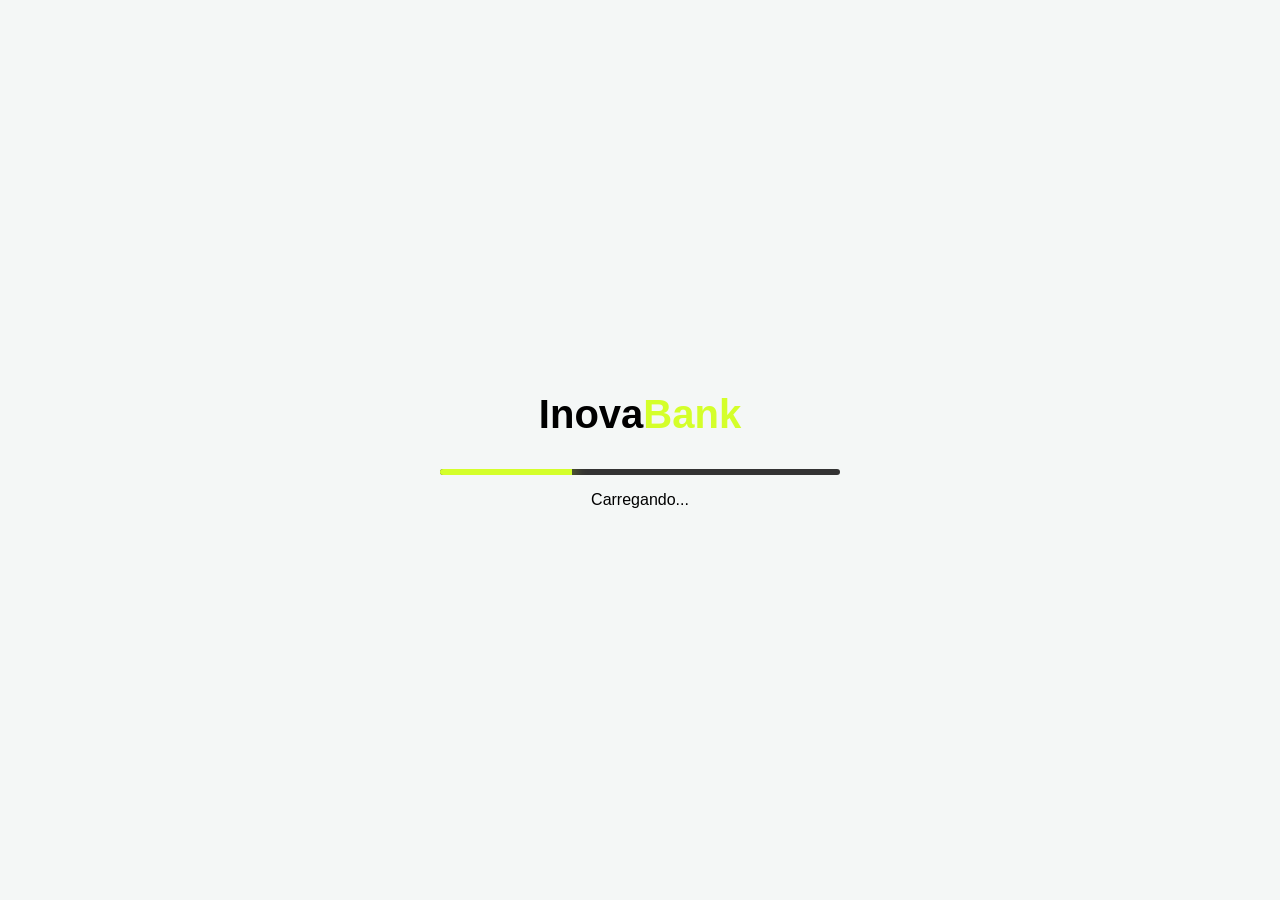
<file: Aula 13/inovabank.html>
<!DOCTYPE html>
<html lang="pt-br">
<head>
    <meta charset="UTF-8">
    <meta name="viewport" content="width=device-width, initial-scale=1.0">
    <title>InovaBank | Digital Banking</title>
    <link rel="stylesheet" href="style.css">
    <!-- Ícones -->
    <link rel='stylesheet' href='https://cdn-uicons.flaticon.com/uicons-regular-rounded/css/uicons-regular-rounded.css'>
    <link rel="stylesheet" href="https://cdnjs.cloudflare.com/ajax/libs/font-awesome/6.5.1/css/all.min.css">
</head>
<body>

    <!-- TELA DE LOADING (OVERLAY) -->
    <div id="loading-screen">
        <div class="loading-content">
            <h1 class="logo-loading">Inova<span>Bank</span></h1>
            <div class="progress-container">
                <div id="progress-bar"></div>
            </div>
            <p id="loading-text">Carregando...</p>
            
            <!-- Seleção inicial para liberar o app -->
            <div id="initial-setup" class="hidden">
                <p>Selecione seu perfil para acessar:</p>
                <select id="select-inicial">
                    <option value="" disabled selected>Escolher usuário...</option>
                    <!-- Opções inseridas via JS -->
                </select>
            </div>
        </div>
    </div>

    <!-- CONTEÚDO PRINCIPAL DO APP -->
    <div id="app-content" class="hidden">
        <header class="main-header">
            <div class="header-left">
                <span class="brand">Inova<span>Bank</span></span>
            </div>
            
            <div class="header-right">
                <div class="user-info">
                    <div class="avatar-circle">
                        <i id="user-icon" class="fa-solid fa-user"></i>
                    </div>
                    <div class="user-details">
                        <select id="header-user-select">
                            <!-- Opções inseridas via JS -->
                        </select>
                    </div>
                </div>
            </div>
        </header>

        <main class="container">
            <!-- Card de Saldo -->
            <div class="card card-balance">
                <div class="card-header">
                    <h2>Saldo disponível</h2>
                    <button id="btn-olho" onclick="toggleSaldo()">
                        <i id="icone-olho" class="fi fi-rr-eye"></i>
                    </button>
                </div>
                
                <div class="balance-amount">
                    <span id="saldo">R$ 0,00</span>
                </div>

                <div class="account-info">
                    <span>Conta: <strong id="numero-conta">000</strong></span>
                    <span>Titular: <strong id="titular">---</strong></span>
                    <span id="status-conta" class="status-badge status-ativa">Ativa</span>
                </div>
            </div>

            <!-- Card de Ações -->
            <div class="card">
                <h2>Operações</h2>
                <div class="input-group">
                    <label for="campo-valor">Valor (R$)</label>
                    <input type="number" id="campo-valor" placeholder="0,00" step="0.01">
                </div>
                
                <div class="actions-grid">
                    <button id="btn-depositar" class="btn-action">Depositar</button>
                    <button id="btn-sacar" class="btn-action">Sacar</button>
                    <button id="btn-bloquear" class="btn-outline">Bloquear Conta</button>
                </div>
                <div id="mensagem"></div>
            </div>

            <!-- Card de Histórico -->
            <div class="card">
                <h2>Transações Recentes</h2>
                <ul id="lista-historico">
                    <li class="historico-vazio">Nenhuma transação ainda.</li>
                </ul>
            </div>

            <!-- Card de Resumo -->
            <div class="card card-summary">
                <h2>Resumo</h2>
                <div class="resumo-grid">
                    <div class="resumo-item">
                        <span id="total-depositos" class="val">0</span>
                        <span class="lab">Depósitos</span>
                    </div>
                    <div class="resumo-item">
                        <span id="total-saques" class="val">0</span>
                        <span class="lab">Saques</span>
                    </div>
                    <div class="resumo-item">
                        <span id="total-transacoes" class="val">0</span>
                        <span class="lab">Total</span>
                    </div>
                </div>
            </div>
        </main>
    </div>

    <script src="banco.js"></script>
</body>
</html>
</file>
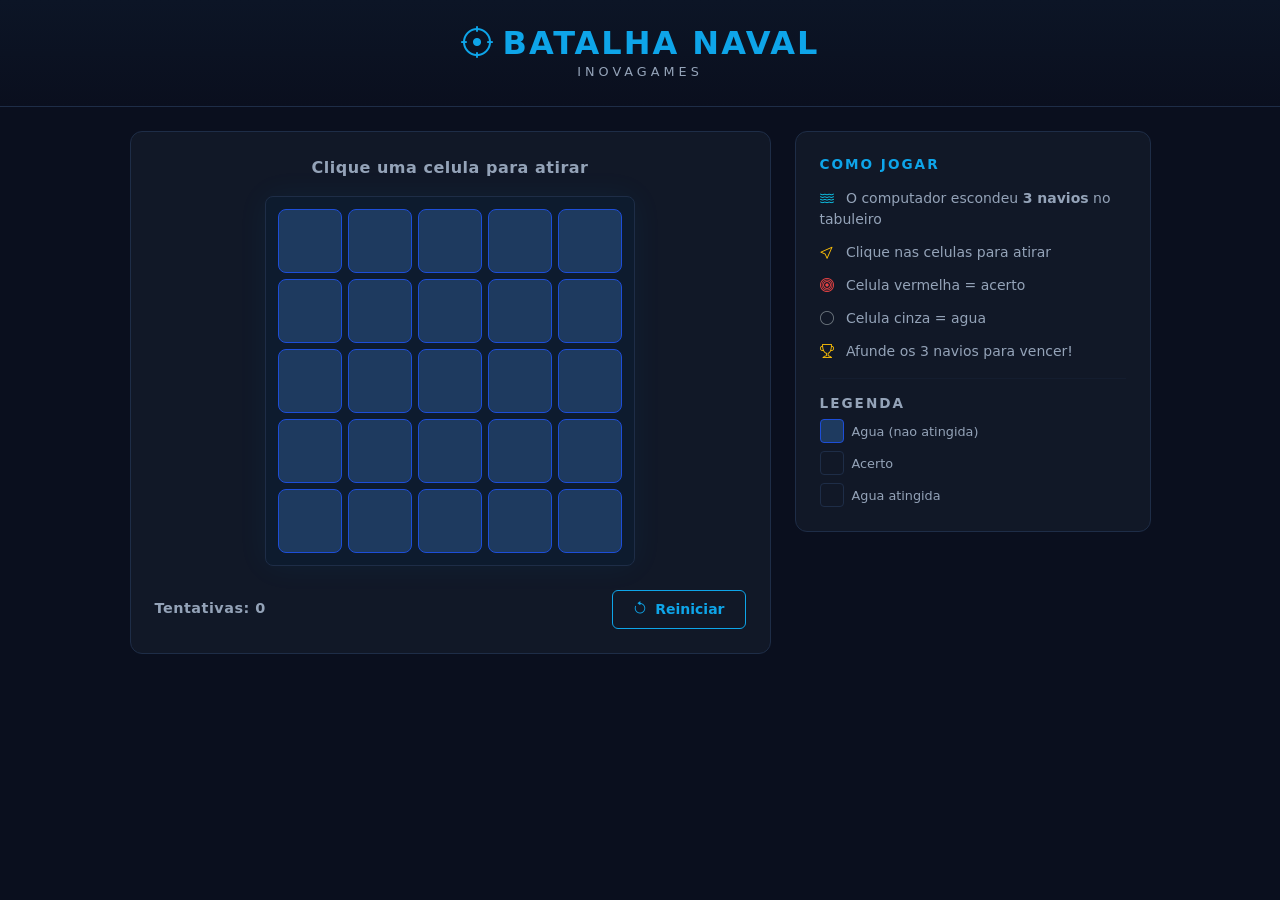
<file: Aula 14/batalhanaval.html>
<!DOCTYPE html>
<html lang="pt-br">
<head>
  <meta charset="UTF-8">
  <meta name="viewport" content="width=device-width, initial-scale=1.0">
  <title>Batalha Naval — InovaGames</title>

  <!-- Bootstrap 5 CSS -->
  <link
    rel="stylesheet"
    href="https://cdn.jsdelivr.net/npm/bootstrap@5.3.3/dist/css/bootstrap.min.css"
  >

  <!-- Bootstrap Icons -->
  <link
    rel="stylesheet"
    href="https://cdn.jsdelivr.net/npm/bootstrap-icons@1.11.3/font/bootstrap-icons.min.css"
  >

  <!-- CSS customizado -->
  <link rel="stylesheet" href="style.css">
</head>
<body>

  <!-- ── Cabecalho ──────────────────────────────────────────── -->
  <header class="cabecalho text-center py-4">
    <h1 class="titulo-jogo mb-0">
      <i class="bi bi-crosshair me-2"></i>Batalha Naval
    </h1>
    <p class="subtitulo mb-0">InovaGames</p>
  </header>

  <!-- ── Conteudo principal ─────────────────────────────────── -->
  <main class="container py-4">
    <div class="row justify-content-center g-4">

      <!-- Painel do jogo -->
      <div class="col-12 col-lg-7">
        <div class="card-jogo p-4">

          <!-- Mensagem de status -->
          <div
            id="mensagem"
            class="mensagem text-center mb-3"
          >
            Clique em uma celula para atirar.
          </div>

          <!-- Tabuleiro -->
          <!--
            O JS vai preencher este elemento com os <div>
            de cada celula do tabuleiro 5x5.
            Nao adicione nada aqui manualmente.
          -->
          <div id="tabuleiro" class="tabuleiro mx-auto mb-4"></div>

          <!-- Rodape do tabuleiro -->
          <div class="d-flex justify-content-between align-items-center">
            <span id="tentativas" class="tentativas">
              Tentativas: 0
            </span>
            <button id="btn-reiniciar" class="btn btn-reiniciar">
              <i class="bi bi-arrow-counterclockwise me-2"></i>Reiniciar
            </button>
          </div>

        </div>
      </div>

      <!-- Painel lateral — instrucoes -->
      <div class="col-12 col-lg-4">
        <div class="card-instrucoes p-4">
          <h2 class="instrucoes-titulo mb-3">Como jogar</h2>
          <ul class="instrucoes-lista">
            <li>
              <i class="bi bi-water me-2 text-info"></i>
              O computador escondeu <strong>3 navios</strong>
              no tabuleiro
            </li>
            <li>
              <i class="bi bi-cursor me-2 text-warning"></i>
              Clique nas celulas para atirar
            </li>
            <li>
              <i class="bi bi-bullseye me-2 acerto-icon"></i>
              Celula vermelha = acerto
            </li>
            <li>
              <i class="bi bi-circle me-2 text-secondary"></i>
              Celula cinza = agua
            </li>
            <li>
              <i class="bi bi-trophy me-2 text-warning"></i>
              Afunde os 3 navios para vencer!
            </li>
          </ul>

          <hr class="my-3">

          <div class="legenda">
            <h3 class="legenda-titulo mb-2">Legenda</h3>
            <div class="d-flex flex-column gap-2">
              <div class="d-flex align-items-center gap-2">
                <div class="celula-exemplo celula-neutra"></div>
                <span>Agua (nao atingida)</span>
              </div>
              <div class="d-flex align-items-center gap-2">
                <div class="celula-exemplo acerto"></div>
                <span>Acerto</span>
              </div>
              <div class="d-flex align-items-center gap-2">
                <div class="celula-exemplo erro"></div>
                <span>Agua atingida</span>
              </div>
            </div>
          </div>
        </div>
      </div>

    </div>
  </main>

  <!-- Bootstrap JS bundle -->
  <script
    src="https://cdn.jsdelivr.net/npm/bootstrap@5.3.3/dist/js/bootstrap.bundle.min.js">
  </script>

  <!-- Logica do jogo -->
  <script src="script.js"></script>

</body>
</html>
</file>
<file: Aula 05/css/styles.css>
/* 1. CONFIGURAÇÕES TÉCNICAS E VARIÁVEIS */
@import url('https://fonts.googleapis.com/css2?family=Exo+2:wght@300;600&family=Michroma&family=Roboto:wght@400;500&display=swap');

:root {
    /* Paleta de Cores Profissional */
    --primary: #010326;
    --accent: #00d2ff; /* Tom neon suave para tecnologia */
    --bg-light: #f8fafc;
    --text-main: #1e293b;
    --text-muted: #64748b;
    --white: #ffffff;
    --border-color: #e2e8f0;
    
    /* Espaçamentos e Transições */
    --transition: all 0.3s cubic-bezier(0.4, 0, 0.2, 1);
    --shadow: 0 4px 6px -1px rgba(0, 0, 0, 0.1);
}

/* 2. RESET E BASE */
* {
    margin: 0;
    padding: 0;
    box-sizing: border-box;
}

body {
    background-color: var(--bg-light);
    color: var(--text-main);
    font-family: 'Roboto', sans-serif;
    line-height: 1.6;
    -webkit-font-smoothing: antialiased;
}

/* 3. LAYOUT (HEADER & NAV) */
#header {
    background-color: var(--primary);
    color: var(--white);
    padding: 60px 20px;
    text-align: center;
}

h1 {
    font-family: 'Michroma', sans-serif;
    font-size: clamp(2rem, 5vw, 3.5rem); /* Fonte responsiva */
    margin-bottom: 1rem;
    letter-spacing: -1px;
}

.destaque {
    display: inline-block;
    font-family: 'Exo 2', sans-serif;
    font-weight: 300;
    font-size: 1.2rem;
    color: var(--accent);
    margin-bottom: 1.5rem;
}

nav ul {
    list-style: none;
    display: flex;
    justify-content: center;
    gap: 30px;
    margin: 25px 0;
}

nav a {
    color: var(--white);
    text-decoration: none;
    font-weight: 500;
    font-size: 0.9rem;
    text-transform: uppercase;
    letter-spacing: 1px;
    transition: var(--transition);
    opacity: 0.8;
}

nav a:hover {
    opacity: 1;
    color: var(--accent);
}

/* 4. CONTEÚDO PRINCIPAL (MAIN) */
main {
    max-width: 1000px;
    margin: -40px auto 60px; /* Sobe um pouco para sobrepor o header */
    padding: 40px;
    background: var(--white);
    border-radius: 12px;
    box-shadow: var(--shadow);
}

section {
    margin-bottom: 50px;
}

h3 {
    font-family: 'Exo 2', sans-serif;
    font-size: 1.5rem;
    margin-bottom: 20px;
    color: var(--primary);
    border-left: 4px solid var(--accent);
    padding-left: 15px;
}

/* Lista de Serviços */
ul {
    list-style: none;
}

ul li {
    padding: 10px 0;
    border-bottom: 1px solid var(--border-color);
    color: var(--text-muted);
}

ul li::before {
    content: "→";
    color: var(--accent);
    margin-right: 10px;
    font-weight: bold;
}

/* 5. TABELA MINIMALISTA */
.tabela-precos {
    overflow-x: auto; /* Responsividade para mobile */
    margin-top: 30px;
}

table {
    width: 100%;
    border-collapse: collapse;
    font-size: 0.95rem;
}

th, td {
    padding: 16px;
    text-align: left;
    border: 1px solid var(--border-color);
}

th {
    background-color: var(--bg-light);
    color: var(--primary);
    font-weight: 600;
    text-transform: uppercase;
    font-size: 0.8rem;
}

tr:hover {
    background-color: #f1f5f9;
}

/* 6. FORMULÁRIO MODERNO */
fieldset {
    border: 1px solid var(--border-color);
    border-radius: 8px;
    padding: 25px;
}

legend {
    font-weight: 600;
    padding: 0 10px;
    color: var(--text-muted);
}

input, textarea {
    width: 100%;
    padding: 12px;
    margin-top: 8px;
    border: 1px solid var(--border-color);
    border-radius: 6px;
    font-family: inherit;
    transition: var(--transition);
}

input:focus, textarea:focus {
    outline: none;
    border-color: var(--accent);
    box-shadow: 0 0 0 3px rgba(0, 210, 255, 0.1);
}

button {
    background-color: var(--primary);
    color: var(--white);
    padding: 14px 28px;
    border: none;
    border-radius: 6px;
    font-weight: 600;
    cursor: pointer;
    transition: var(--transition);
    width: 100%;
    margin-top: 20px;
}

button:hover {
    background-color: #0a0d45;
    transform: translateY(-2px);
    box-shadow: 0 4px 12px rgba(1, 3, 38, 0.2);
}

/* 7. RODAPÉ */
footer {
    text-align: center;
    padding: 40px;
    color: var(--text-muted);
    font-size: 0.85rem;
}
</file>
<file: Aula 06/style.css>
/* Reset básico */
* {
    margin: 0;
    padding: 0;
    box-sizing: border-box;
}

body {
    font-family: sans-serif;
    color: #2e2e2e;
    line-height: 1.6;
    padding: 40px;
    background: #f8f9fa;
}

h1 {
    font-size: 2rem;
    color: #0066cc;
    margin-bottom: 8px;
}

h2 {
    font-size: 1.5rem;
    color: #003366;
    margin: 40px 0 16px;
    border-left: 4px solid #0066cc;
    padding-left: 12px;
}

h3 {
    font-size: 1rem;
    color: #0066cc;
    margin: 24px 0 8px;
    text-transform: uppercase;
    letter-spacing: 1px;
}

p {
    margin-bottom: 12px;
    max-width: 700px;
}

/* Caixa de exemplo visual */
.exemplo {
    background: #ffffff;
    border: 1px solid #dee2e6;
    border-radius: 8px;
    padding: 24px;
    margin: 16px 0 32px;
}

/* Caixas coloridas para demonstração */
.caixa-b {
    background: #6c63ff;
}

.caixa-c {
    background: #00b4d8;
}

/* Separador de seção */
section {
    border-bottom: 2px solid #dee2e6;
    padding-bottom: 20px;
    margin-bottom: 20px;
}

.clearfix::after {
    content: "";
    display: table;
    clear: both;
}

.caixatittle {
    background: blue;
    float: left;
    color: rgb(255, 255, 255);
    padding: 10px 10px 10px 10px;
    font-weight: semi-bold;
    border-radius: 30px;
}

.caixa {
    background: rgb(0, 0, 0);
    float: left;
    color: rgb(255, 255, 255);
    margin: 8px;
    padding: 10px 10px 10px 10px;
    font-weight: semi-bold;
    border-radius: 30px;
}

.caixa:hover {
    background: rgb(129, 15, 223);
    box-shadow: 0 4px 8px rgba(0, 0, 0, 0.2);
    color: #fff;
    transition: 0.3s ease;
    position: relative;
    top: -10px;

}

.caixarigth {
    background: rgb(0, 0, 0);
    float: right;
    color: rgb(255, 255, 255);
    margin: 8px;
    padding: 10px 10px 10px 10px;
    font-weight: semi-bold;
    border-radius: 30px;
}

.caixarigth:hover {
    background: rgb(129, 15, 223);
    box-shadow: 0 4px 8px rgba(0, 0, 0, 0.2);
    color: #fff;
    transition: 0.3s ease;
    position: relative;
    top: -10px;
}
</file>
<file: Aula 11/style.css>
:root {
  --neon-green: #D4FF2A;
  --dark-card: #1A1A1A;
  --bg-app: #F4F7F6;
  --text-main: #000000;
  --text-gray: #666666;
}
* {
    margin: 0;
    padding: 0;
    box-sizing: border-box;
  }
  
  body {
    font-family: 'Inter', sans-serif;
    background: var(--bg-app);
    color: var(--text-main);
  }
  
  h1 {
    text-align: center;
    color: #004a99;
    font-size: 1.8rem;
    margin-bottom: 24px;
  }
  
  .container {
    max-width: 480px;
    margin: 0 auto;
    display: flex;
    flex-direction: column;
    gap: 16px;
  }
  
  .card:first-of-type {
  background:#D4FF2A;
  color: black;
  border-radius: 24px;
  position: relative;
  overflow: hidden;
}
  .card {
    background: rgb(216, 216, 216);
    border-radius: 12px;
    padding: 24px;
    box-shadow: 0 2px 12px rgba(0, 74, 153, 0.08);
  }
  
  .card h2 {
    text-transform: uppercase;
    letter-spacing: 1px;
    margin-bottom: 8px;
    color: rgb(0, 0, 0);
    font-size: 0.75rem;
    font-weight: 600;
  }
  
  #saldo {
    font-weight: bold;
    text-align: center;
    margin: 8px 0;
    color: black;
    font-size: 2.8rem;
    letter-spacing: -1px;
  }
  
  .info-conta {
    text-align: center;
    color: black;
    font-size: 0.875rem;
  }
  
  /*Visualizar valor*/
  .hidden {
  filter: blur(5px);
  user-select: none; 
}

button {
  background: none;
  border: none;
  cursor: pointer;
  font-size: 1.2rem;
}

  /* Status da conta */
  #status-conta {
    display: inline-block;
    padding: 2px 10px;
    border-radius: 20px;
    font-size: 0.8rem;
    font-weight: bold;
  }
  
  .status-ativa {
    background: #065f46;
    color: white;
  }
  
  .status-bloqueada {
    background: #991b1b;
    color: white;
  }
  
  /* Operações */
  input[type="number"] {
    width: 100%;
    padding: 12px;
    border: 1px solid #dee2e6;
    border-radius: 8px;
    font-size: 1rem;
    margin-bottom: 12px;
    outline: none;
    transition: border-color 0.2s;
  }
  
  input[type="number"]:focus {
    border-color: #004a99;
  }
  
  .botoes {
    display: flex;
    gap: 8px;
  }
  
  button {
    flex: 1;
    padding: 12px;
    border: none;
    border-radius: 8px;
    font-size: 0.95rem;
    font-weight: bold;
    cursor: pointer;
    transition: opacity 0.2s;
  }
  
  button:hover { opacity: 0.85; }
  
  #btn-depositar { background: #004a99; color: white; }
  #btn-sacar     { background: #dc3545; color: white; }
  #btn-bloquear  {
    width: 100%;
    background: #f8f9fa;
    color: #636e72;
    border: 1px solid #dee2e6;
    margin-top: 8px;
  }
  
  /* Mensagem de feedback */
  #mensagem {
    min-height: 40px;
    margin-top: 12px;
    padding: 10px 14px;
    border-radius: 8px;
    font-size: 0.9rem;
    display: none; /* escondido por padrão */
  }
  
  .msg-sucesso {
    background: #d1fae5;
    color: #065f46;
  }
  
  .msg-erro {
    background: #fee2e2;
    color: #991b1b;
  }
  
  /* Histórico */
  #lista-historico {
    list-style: none;
    padding: 0;
    margin: 0;
    max-height: 200px;
    overflow-y: auto;
  }
  
  #lista-historico li {
    padding: 10px 0;
    border-bottom: 1px solid #f0f4ff;
    font-size: 0.875rem;
    color: #2d3436;
  }
  
  #lista-historico li:last-child {
    border-bottom: none;
  }
  
  .historico-vazio {
    color: #b2bec3;
    font-style: italic;
    text-align: center;
    padding: 16px 0;
  }
  
  /* Resumo */
  .resumo-grid {
    display: grid;
    grid-template-columns: 1fr 1fr 1fr;
    gap: 12px;
    text-align: center;
  }
  
  .resumo-item span:first-child {
    display: block;
    font-size: 1.5rem;
    font-weight: bold;
    color: #004a99;
  }
  
  .resumo-item span:last-child {
    font-size: 0.75rem;
    color: #636e72;
    text-transform: uppercase;
    letter-spacing: 0.5px;
  }
  #btnlimpar {
    width: 100%;
    background:  rgb(212, 212, 212);
    color: #000000;
    border: 1px solid #dee2e6;
    margin-top: 8px;
  }
</file>
<file: InovaWeb/style.css>
:root {
    --primary-metallic: #e0e0e0;
    --accent-glow: #00d4ff;
    --dark-bg: #0a0a0a;
}

body {
    font-family: 'Inter', sans-serif;
    background-color: var(--dark-bg);
    color: #ffffff;
    scroll-behavior: smooth;
}

/* Estética Metálica VNew */
.navbar-brand {
    font-weight: 900;
    letter-spacing: -2px;
    background: linear-gradient(180deg, #fff 0%, #888 50%, #eee 100%);
    -webkit-background-clip: text;
    -webkit-text-fill-color: transparent;
    font-size: 1.8rem;
}

.glass-nav {
    background: rgba(10, 10, 10, 0.8) !important;
    backdrop-filter: blur(10px);
    border-bottom: 1px solid rgba(255, 255, 255, 0.1);
}

/* Hero Section Customizada */
.hero-section {
    padding: 160px 0 100px;
    background: radial-gradient(circle at top right, rgba(0, 212, 255, 0.1), transparent);
}

.display-hero {
    font-weight: 900;
    letter-spacing: -3px;
    line-height: 0.9;
    text-transform: uppercase;
}

/* Cards Estilo Premium */
.custom-card {
    background: rgba(255, 255, 255, 0.03);
    border: 1px solid rgba(255, 255, 255, 0.1);
    transition: all 0.3s ease;
}

.custom-card:hover {
    transform: translateY(-10px);
    border-color: var(--accent-glow);
    box-shadow: 0 10px 30px rgba(0, 212, 255, 0.1);
}

.btn-glow {
    background: white;
    color: black;
    font-weight: 700;
    border: none;
    padding: 12px 30px;
    border-radius: 0;
    transition: 0.3s;
}

.btn-glow:hover {
    background: var(--accent-glow);
    box-shadow: 0 0 20px var(--accent-glow);
}

.section-title {
    font-weight: 800;
    letter-spacing: 2px;
    opacity: 0.9;
}

footer {
    border-top: 1px solid rgba(255, 255, 255, 0.05);
}

/* Utilitários */
.text-gradient {
    background: linear-gradient(45deg, #fff, #666);
    -webkit-background-clip: text;
    -webkit-text-fill-color: transparent;
}

/*portfolio*/
.portfolio-card {
    transition: transform 0.3s ease, box-shadow 0.3s ease;
    cursor: pointer;
  }
  .portfolio-card:hover {
    transform: translateY(-10px);
    box-shadow: 0 10px 30px rgba(13, 202, 240, 0.1) !important;
    border-color: #00d4ff !important;
  }
  .img-hover {
    transition: transform 0.5s ease;
  }
  .portfolio-card:hover .img-hover {
    transform: scale(1.1);
  }
  .object-fit-cover {
    object-fit: cover;
}
</file>
<file: Aula 13/style.css>
:root {
    --neon-green: #D4FF2A;
    --dark-bg: #000000;
    --dark-card: #1A1A1A;
    --bg-app: #F4F7F6;
    --text-main: #000000;
    --text-gray: #666666;
    --white: #FFFFFF;
  }
  
  * {
    margin: 0;
    padding: 0;
    box-sizing: border-box;
  }
  
  body {
    font-family: 'Inter', -apple-system, sans-serif;
    background: var(--bg-app);
    color: var(--text-main);
    overflow-x: hidden;
  }
  
  /* --- TELA DE LOADING --- */
  #loading-screen {
    position: fixed;
    top: 0;
    left: 0;
    width: 100%;
    height: 100%;
    background: var(--bg-app);
    z-index: 1000;
    display: flex;
    justify-content: center;
    align-items: center;
    color: var(black);
    transition: opacity 0.5s ease;
  }
  
  .loading-content {
    text-align: center;
    width: 80%;
    max-width: 400px;
  }
  
  .logo-loading {
    font-size: 2.5rem;
    margin-bottom: 2rem;
    font-weight: 800;
  }
  
  .logo-loading span {
    color: var(--neon-green);
  }
  
  .progress-container {
    width: 100%;
    height: 6px;
    background: #333;
    border-radius: 10px;
    margin-bottom: 1rem;
    overflow: hidden;
  }
  
  #progress-bar {
    width: 0%;
    height: 100%;
    background: var(--neon-green);
    box-shadow: 0 0 15px var(--neon-green);
    transition: width 0.1s linear;
  }
  
  #initial-setup {
    margin-top: 2rem;
    animation: fadeIn 0.5s ease forwards;
  }
  
  .hidden { display: none !important; }
  
  /* --- HEADER --- */
  .main-header {
    background: rgb(158, 158, 158);
    padding: 1rem 5%;
    display: flex;
    justify-content: space-between;
    align-items: center;
    color: var(--white);
    position: sticky;
    top: 0;
    z-index: 100;
  }
  
  .brand {
    font-weight: 800;
    font-size: 1.5rem;
  }
  
  .brand span { color: var(--neon-green); }
  
  .user-info {
    display: flex;
    align-items: center;
    gap: 12px;
  }
  
  .avatar-circle {
    width: 40px;
    height: 40px;
    background: var(--neon-green);
    border-radius: 50%;
    display: flex;
    justify-content: center;
    align-items: center;
    color: var(--dark-bg);
  }

  #header-user-select, #select-inicial {
    background: transparent;
    color: rgb(0, 0, 0);
    border: 1px solid #0000003d;
    padding: 5px 10px;
    border-radius: 6px;
    outline: none;
    cursor: pointer;
  }
  
  #header-user-select {
    border-color: var(--white);
  }
  
  /* --- APP LAYOUT --- */
  .container {
    max-width: 600px;
    margin: 2rem auto;
    padding: 0 20px;
    display: flex;
    flex-direction: column;
    gap: 20px;
  }
  
  .card {
    background: var(--white);
    border-radius: 20px;
    padding: 24px;
    box-shadow: 0 4px 12px rgba(0,0,0,0.05);
  }
  
  .card-balance {
    background: var(--dark-card);
    color: var(--white);
  }
  
  .card-header {
    display: flex;
    justify-content: space-between;
    align-items: center;
    margin-bottom: 10px;
  }
  
  .card h2 {
    font-size: 1rem;
    text-transform: uppercase;
    letter-spacing: 1px;
    color: var(--text-gray);
  }
  
  .card-balance h2 { color: #888; }
  
  #btn-olho {
    background: none;
    border: none;
    color: var(--neon-green);
    cursor: pointer;
    font-size: 1.2rem;
  }
  
  .balance-amount {
    font-size: 2.5rem;
    font-weight: 700;
    margin: 15px 0;
    font-family: 'Courier New', Courier, monospace;
  }
  
  .account-info {
    display: flex;
    flex-wrap: wrap;
    gap: 15px;
    font-size: 0.85rem;
    border-top: 1px solid #333;
    padding-top: 15px;
  }
  
  .status-badge {
    padding: 2px 8px;
    border-radius: 4px;
    font-weight: 600;
  }
  
  .status-ativa { background: #2ecc71; color: white; }
  .status-bloqueada { background: #e74c3c; color: white; }
  
  /* --- ACTIONS --- */
  .input-group {
    margin: 15px 0;
  }
  
  .input-group label {
    display: block;
    margin-bottom: 5px;
    font-weight: 600;
    font-size: 0.9rem;
  }
  
  input {
    width: 100%;
    padding: 12px;
    border: 1px solid #ddd;
    border-radius: 10px;
    font-size: 1.1rem;
    outline-color: var(--neon-green);
  }
  
  .actions-grid {
    display: grid;
    grid-template-columns: 1fr 1fr;
    gap: 10px;
  }
  
  .btn-action {
    background: var(--dark-bg);
    color: var(--neon-green);
    border: none;
    padding: 15px;
    border-radius: 12px;
    font-weight: 700;
    cursor: pointer;
    transition: 0.2s;
  }
  
  .btn-action:hover {
    background: #333;
  }
  
  .btn-outline {
    grid-column: span 2;
    background: transparent;
    border: 1px solid #e74c3c;
    color: #e74c3c;
    padding: 10px;
    margin-top: 5px;
    border-radius: 12px;
    cursor: pointer;
  }
  
  /* --- HISTÓRICO --- */
  #lista-historico {
    list-style: none;
    margin-top: 15px;
  }
  
  #lista-historico li {
    padding: 12px 0;
    border-bottom: 1px solid #eee;
    display: flex;
    justify-content: space-between;
  }
  
  /* --- RESUMO --- */
  .resumo-grid {
    display: grid;
    grid-template-columns: repeat(3, 1fr);
    gap: 10px;
    margin-top: 15px;
  }
  
  .resumo-item {
    text-align: center;
    background: var(--bg-app);
    padding: 15px 5px;
    border-radius: 12px;
  }
  
  .val {
    display: block;
    font-weight: 800;
    font-size: 1.2rem;
    color: var(--dark-bg);
  }
  
  .lab {
    font-size: 0.7rem;
    color: var(--text-gray);
  }
  
  @keyframes fadeIn {
    from { opacity: 0; transform: translateY(10px); }
    to { opacity: 1; transform: translateY(0); }
  }
</file>
<file: Aula 14/style.css>
/* ============================================================
   BATALHA NAVAL — InovaWeb Games
   style.css — customizacoes sobre o Bootstrap
   ============================================================ */


/* ── Variaveis ──────────────────────────────────────────────── */

:root {
  --cor-fundo:       #0a0f1e;
  --cor-fundo-card:  #111827;
  --cor-borda:       #1e2d47;
  --cor-primaria:    #0ea5e9;
  --cor-acento:      #38bdf8;
  --cor-acerto:      #ef4444;
  --cor-acerto-brilho: #fca5a5;
  --cor-erro:        #334155;
  --cor-erro-texto:  #64748b;
  --cor-texto:       #e2e8f0;
  --cor-texto-suave: #94a3b8;
  --celula-tamanho:  64px;
  --celula-gap:      6px;
  --raio:            8px;
}


/* ── Reset e base ───────────────────────────────────────────── */

*,
*::before,
*::after {
  box-sizing: border-box;
}

body {
  background-color: var(--cor-fundo);
  color: var(--cor-texto);
  font-family: 'Segoe UI', system-ui, sans-serif;
  min-height: 100vh;
}


/* ── Cabecalho ──────────────────────────────────────────────── */

.cabecalho {
  background: linear-gradient(180deg, #0c1526 0%, var(--cor-fundo) 100%);
  border-bottom: 1px solid var(--cor-borda);
}

.titulo-jogo {
  font-size: 2rem;
  font-weight: 700;
  color: var(--cor-primaria);
  letter-spacing: 2px;
  text-transform: uppercase;
}

.subtitulo {
  font-size: 0.8rem;
  color: var(--cor-texto-suave);
  letter-spacing: 4px;
  text-transform: uppercase;
}


/* ── Cards ──────────────────────────────────────────────────── */

.card-jogo,
.card-instrucoes {
  background: var(--cor-fundo-card);
  border: 1px solid var(--cor-borda);
  border-radius: 12px;
}


/* ── Mensagem de status ─────────────────────────────────────── */

.mensagem {
  font-size: 1rem;
  font-weight: 600;
  color: var(--cor-texto-suave);
  min-height: 1.5rem;
  letter-spacing: 0.5px;
  transition: color 0.3s;
}

.mensagem.acerto {
  color: var(--cor-acerto);
}

.mensagem.sucesso {
  color: #22c55e;
  font-size: 1.1rem;
}


/* ── Tabuleiro ──────────────────────────────────────────────── */

.tabuleiro {
  display: grid;
  grid-template-columns: repeat(5, var(--celula-tamanho));
  grid-template-rows:    repeat(5, var(--celula-tamanho));
  gap: var(--celula-gap);
  width: fit-content;

  /* Sutil brilho de borda ao redor do grid */
  padding: 12px;
  background: #0d1b2e;
  border: 1px solid var(--cor-borda);
  border-radius: var(--raio);
  box-shadow: 0 0 32px rgba(14, 165, 233, 0.06);
}


/* ── Celulas do tabuleiro ───────────────────────────────────── */
/*
  As celulas sao criadas pelo JavaScript com createElement.
  Estas classes sao aplicadas pelo JS conforme o estado da celula.
*/

/* Estado padrao — agua nao atingida */
.tabuleiro div {
  width:  var(--celula-tamanho);
  height: var(--celula-tamanho);
  border-radius: var(--raio);
  cursor: pointer;
  background: #1e3a5f;
  border: 1px solid #1d4ed8;
  transition: background 0.15s, transform 0.1s, box-shadow 0.15s;
  position: relative;
}

.tabuleiro div:hover {
  background: #1d4ed8;
  transform: scale(1.06);
  box-shadow: 0 0 12px rgba(14, 165, 233, 0.4);
  z-index: 1;
}

/* Acerto — navio atingido */
.tabuleiro div.acerto {
  background: var(--cor-acerto);
  border-color: #b91c1c;
  cursor: default;
  transform: none;
  box-shadow: 0 0 16px rgba(239, 68, 68, 0.5);
  animation: pulso-acerto 0.4s ease;
}

.tabuleiro div.acerto:hover {
  background: var(--cor-acerto);
  transform: none;
  box-shadow: 0 0 16px rgba(239, 68, 68, 0.5);
}

/* Erro — agua atingida */
.tabuleiro div.erro {
  background: var(--cor-erro);
  border-color: #475569;
  cursor: default;
  transform: none;
  box-shadow: none;
}

.tabuleiro div.erro:hover {
  background: var(--cor-erro);
  transform: none;
  box-shadow: none;
}

/* Animacao de acerto */
@keyframes pulso-acerto {
  0%   { transform: scale(1.2); }
  50%  { transform: scale(0.95); }
  100% { transform: scale(1); }
}


/* ── Contador de tentativas ─────────────────────────────────── */

.tentativas {
  font-size: 0.9rem;
  font-weight: 600;
  color: var(--cor-texto-suave);
  letter-spacing: 0.5px;
}


/* ── Botao reiniciar ────────────────────────────────────────── */

.btn-reiniciar {
  background: transparent;
  border: 1px solid var(--cor-primaria);
  color: var(--cor-primaria);
  font-size: 0.875rem;
  font-weight: 600;
  padding: 8px 20px;
  border-radius: 6px;
  transition: background 0.2s, color 0.2s;
}

.btn-reiniciar:hover {
  background: var(--cor-primaria);
  color: #fff;
}


/* ── Painel de instrucoes ───────────────────────────────────── */

.instrucoes-titulo {
  font-size: 0.85rem;
  font-weight: 700;
  text-transform: uppercase;
  letter-spacing: 2px;
  color: var(--cor-primaria);
}

.instrucoes-lista {
  list-style: none;
  padding: 0;
  margin: 0;
  display: flex;
  flex-direction: column;
  gap: 12px;
}

.instrucoes-lista li {
  font-size: 0.875rem;
  color: var(--cor-texto-suave);
  line-height: 1.5;
}

.acerto-icon {
  color: var(--cor-acerto);
}


/* ── Legenda ────────────────────────────────────────────────── */

hr {
  border-color: var(--cor-borda);
}

.legenda-titulo {
  font-size: 0.85rem;
  font-weight: 700;
  text-transform: uppercase;
  letter-spacing: 2px;
  color: var(--cor-texto-suave);
}

.celula-exemplo {
  width: 24px;
  height: 24px;
  border-radius: 4px;
  border: 1px solid var(--cor-borda);
  flex-shrink: 0;
}

.celula-neutra {
  background: #1e3a5f;
  border-color: #1d4ed8;
}

/* .acerto e .erro ja estao definidos acima e funcionam aqui tambem */

.legenda span {
  font-size: 0.8rem;
  color: var(--cor-texto-suave);
}
</file>
